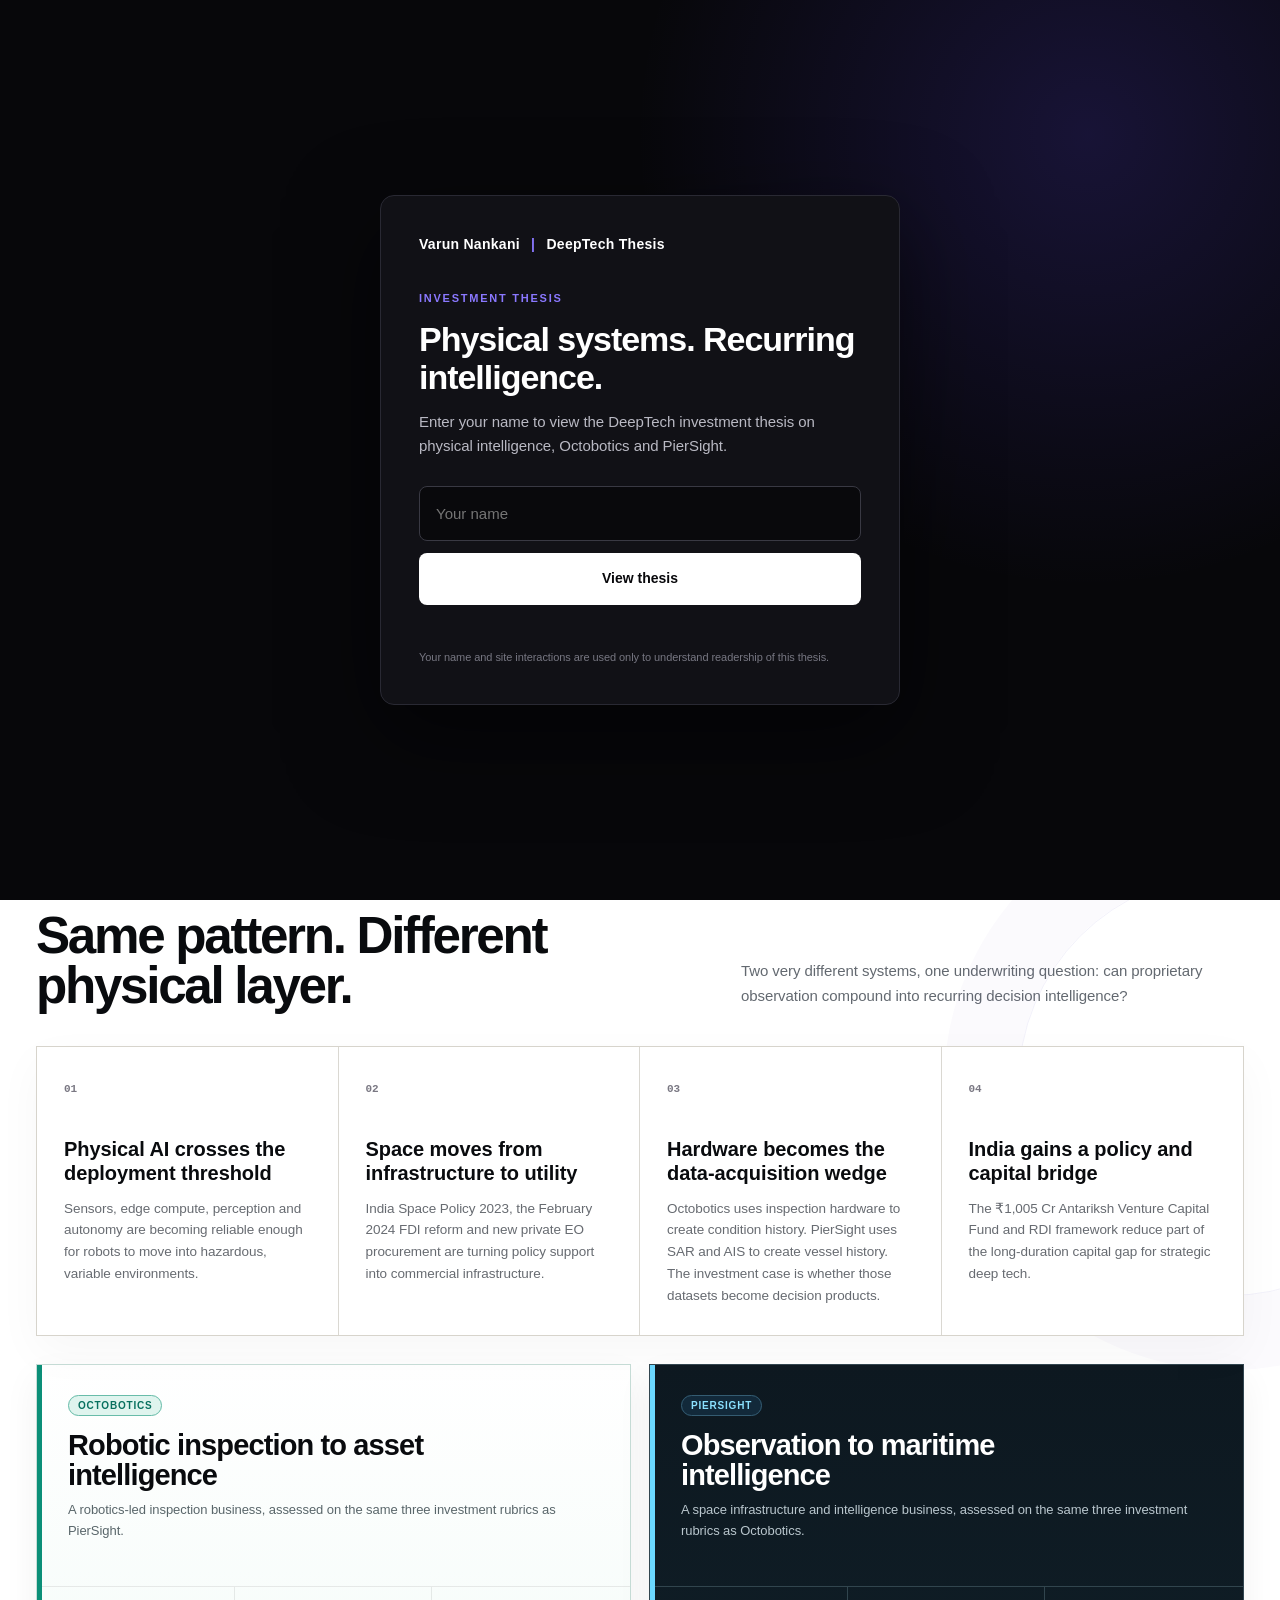
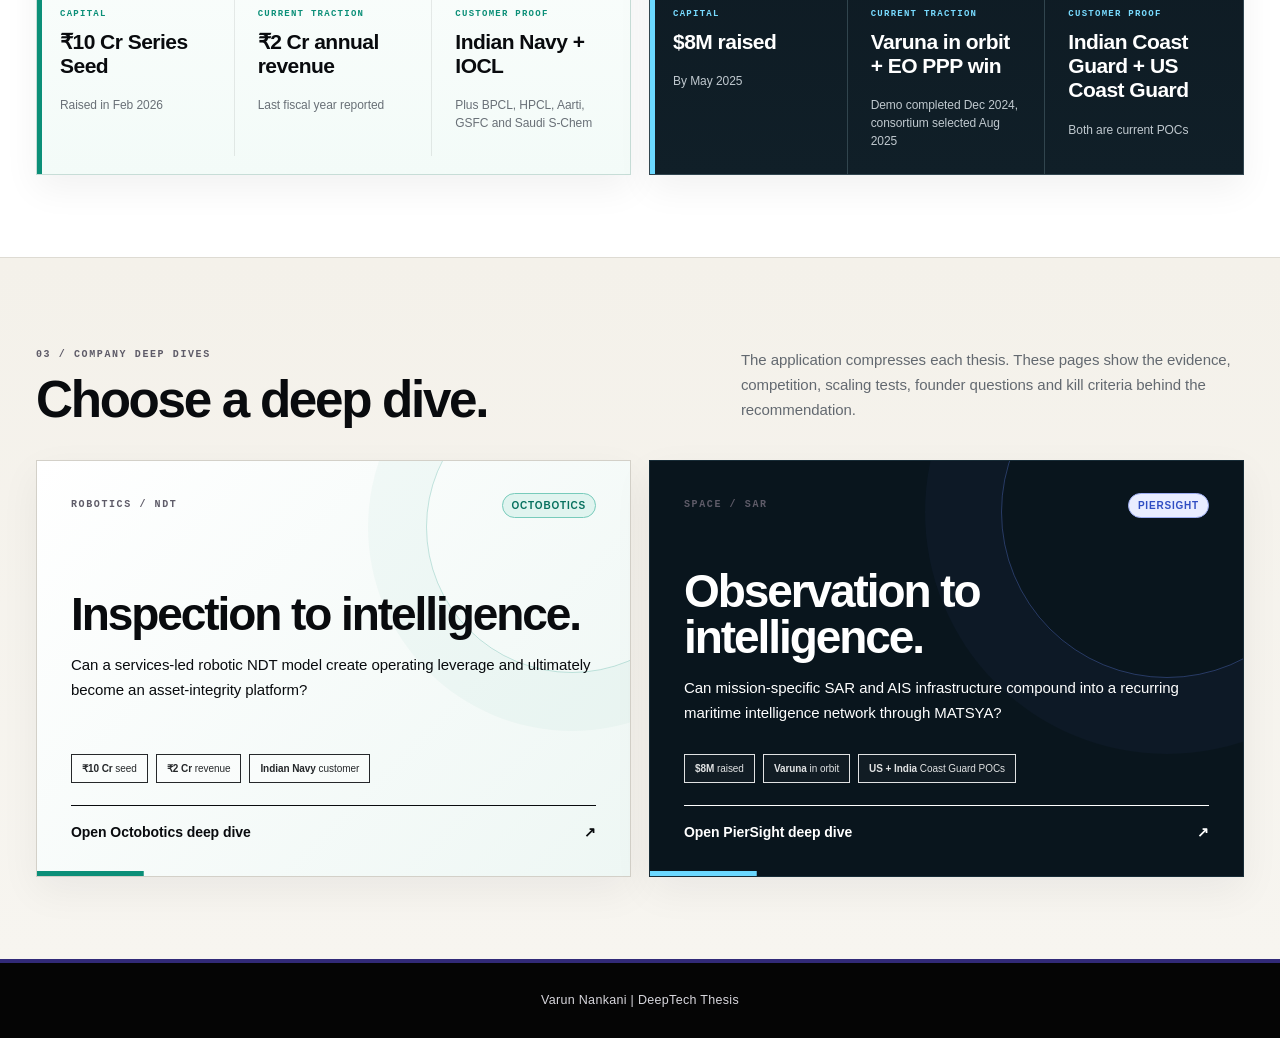
<file: index.html>
<!doctype html>
<html lang="en">
<head>
  <meta charset="utf-8">
  <meta name="viewport" content="width=device-width,initial-scale=1">
  <title>Varun Nankani | DeepTech Thesis</title>
  <link rel="stylesheet" href="styles.css">
<script>
    !function(t,e){var o,n,p,r;e.__SV||(window.posthog && window.posthog.__loaded)||(window.posthog=e,e._i=[],e.init=function(i,s,a){function g(t,e){var o=e.split(".");2==o.length&&(t=t[o[0]],e=o[1]),t[e]=function(){t.push([e].concat(Array.prototype.slice.call(arguments,0)))}}p||((p=t.createElement("script")).type="text/javascript",p.crossOrigin="anonymous",p.async=!0,p.src=s.api_host.replace(".i.posthog.com","-assets.i.posthog.com")+"/static/array.js",p.onerror=function(){p=null},(r=t.getElementsByTagName("script")[0]).parentNode.insertBefore(p,r));var u=e;for(void 0!==a?u=e[a]=[]:a="posthog",u.people=u.people||[],Object.defineProperty(u,"toString",{configurable:!0,enumerable:!0,writable:!0,value:function(t){var e="posthog";return"posthog"!==a&&(e+="."+a),t||(e+=" (stub)"),e}}),Object.defineProperty(u.people,"toString",{configurable:!0,enumerable:!0,writable:!0,value:function(){return u.toString(1)+".people (stub)"}}),o="mu yu bu Su init Vu Gu zu Uu Ku il Wu Yu ju rh oh ah uh hh dh capture getExtension Zu pu gh calculateEventProperties ph register register_once register_for_session unregister unregister_for_session Hu mh getFeatureFlag getFeatureFlagPayload getFeatureFlagResult getAllFeatureFlags isFeatureEnabled reloadFeatureFlags updateFlags updateEarlyAccessFeatureEnrollment getEarlyAccessFeatures on onFeatureFlags onSurveysLoaded onSessionId getSurveys getActiveMatchingSurveys renderSurvey displaySurvey cancelPendingSurvey canRenderSurvey canRenderSurveyAsync wh identify setPersonProperties unsetPersonProperties group resetGroups setPersonPropertiesForFlags resetPersonPropertiesForFlags setGroupPropertiesForFlags resetGroupPropertiesForFlags reset kh shutdown setIdentity clearIdentity get_distinct_id getGroups get_session_id get_session_replay_url alias set_config startSessionRecording stopSessionRecording sessionRecordingStarted captureException addExceptionStep captureLog startExceptionAutocapture stopExceptionAutocapture loadToolbar get_property getSessionProperty yh ih createPersonProfile setInternalOrTestUser bh xu Cu opt_in_capturing opt_out_capturing has_opted_in_capturing has_opted_out_capturing get_explicit_consent_status is_capturing clear_opt_in_out_capturing th debug nl Os getPageViewId captureTraceFeedback captureTraceMetric Du".split(" "),n=0;n<o.length;n++)g(u,o[n]);e._i.push([i,s,a])},e.__SV=1)}(document,window.posthog||[]);

    posthog.init('phc_nBh9euL3bdBrzmG7LGq3WM3wFq6N2qHKkoE3vjwVrTuc', {
        api_host: 'https://us.i.posthog.com',
        defaults: '2026-05-30',
        person_profiles: 'identified_only'
    });
</script>
</head>
<body class="home-page">
<header class="site-nav thesis-nav">
  <div class="nav-inner">
    <a class="thesis-brand" href="index.html" aria-label="Homepage"><span class="brand-name">Varun Nankani</span><span class="brand-separator">|</span><span class="brand-subtitle">DeepTech Thesis</span></a>
    <nav class="nav-links"><a href="#questions">Questions</a><a href="#thesis">Thesis</a><a href="#deep-dives">Deep dives</a></nav>
  </div>
  <div class="thesis-band" aria-hidden="true"></div>
</header>
<main>
  <section class="home-hero" id="questions">
    <div class="shell home-hero-inner">
      <div class="home-hero-copy">
        <span class="eyebrow thesis-eyebrow">DEEP-TECH INVESTMENT NOTEBOOK</span>
        <h1>Interrogate the thesis.</h1>
        <p class="home-intro">A guided investment notebook on Octobotics and PierSight, built around the assumptions that can change the investment decision.</p>
      </div>
      <div class="home-thesis-statement">
        <span class="statement-label">MY THESIS</span>
        <p>India's next decade of deep tech will be won by companies that use indigenous hardware to capture difficult physical-world data, then compound it into recurring intelligence.</p>
      </div>
      <div class="qa-widget home-qa" data-scope="all">
        <div class="qa-shell">
          <div class="qa-search-row">
            <input class="qa-input" placeholder="Search moat, MATSYA, competition, scaling..." autocomplete="off" aria-label="Search investment questions">
            <button class="browse-btn" type="button" aria-expanded="false">Browse all <span class="chevron">⌄</span></button>
            <div class="qa-dropdown" hidden>
              <div class="qa-tabs"><button class="qa-tab active" data-filter="all">All</button><button class="qa-tab" data-filter="Octobotics">Octobotics</button><button class="qa-tab" data-filter="PierSight">PierSight</button></div>
              <div class="qa-options"></div>
            </div>
          </div>
          <div class="answer-panel"><div class="answer-empty"><b>Select a question</b></div></div>
        </div>
      </div>
    </div>
  </section>

  <section class="section thesis-section thesis-theme" id="thesis">
    <div class="shell">
      <div class="section-head">
        <div><span class="section-number">02 / COMMON THESIS</span><h2>Same pattern. Different physical layer.</h2></div>
        <p>Two very different systems, one underwriting question: can proprietary observation compound into recurring decision intelligence?</p>
      </div>
      <div class="thesis-grid">
        <article class="thesis-box"><span>01</span><h3>Physical AI crosses the deployment threshold</h3><p>Sensors, edge compute, perception and autonomy are becoming reliable enough for robots to move into hazardous, variable environments.</p></article>
        <article class="thesis-box"><span>02</span><h3>Space moves from infrastructure to utility</h3><p>India Space Policy 2023, the February 2024 FDI reform and new private EO procurement are turning policy support into commercial infrastructure.</p></article>
        <article class="thesis-box"><span>03</span><h3>Hardware becomes the data-acquisition wedge</h3><p>Octobotics uses inspection hardware to create condition history. PierSight uses SAR and AIS to create vessel history. The investment case is whether those datasets become decision products.</p></article>
        <article class="thesis-box"><span>04</span><h3>India gains a policy and capital bridge</h3><p>The ₹1,005 Cr Antariksh Venture Capital Fund and RDI framework reduce part of the long-duration capital gap for strategic deep tech.</p></article>
      </div>
      <div class="home-compare-grid">
        <article class="home-company-card octo-card">
          <div class="home-company-head">
            <span class="tag octo">Octobotics</span>
            <h3>Robotic inspection to asset intelligence</h3>
            <p>A robotics-led inspection business, assessed on the same three investment rubrics as PierSight.</p>
          </div>
          <div class="rubric-grid">
            <div>
              <span>Capital</span>
              <b>₹10 Cr Series Seed</b>
              <small>Raised in Feb 2026</small>
            </div>
            <div>
              <span>Current traction</span>
              <b>₹2 Cr annual revenue</b>
              <small>Last fiscal year reported</small>
            </div>
            <div>
              <span>Customer proof</span>
              <b>Indian Navy + IOCL</b>
              <small>Plus BPCL, HPCL, Aarti, GSFC and Saudi S-Chem</small>
            </div>
          </div>
        </article>
        <article class="home-company-card pier-card">
          <div class="home-company-head">
            <span class="tag pier">PierSight</span>
            <h3>Observation to maritime intelligence</h3>
            <p>A space infrastructure and intelligence business, assessed on the same three investment rubrics as Octobotics.</p>
          </div>
          <div class="rubric-grid">
            <div>
              <span>Capital</span>
              <b>$8M raised</b>
              <small>By May 2025</small>
            </div>
            <div>
              <span>Current traction</span>
              <b>Varuna in orbit + EO PPP win</b>
              <small>Demo completed Dec 2024, consortium selected Aug 2025</small>
            </div>
            <div>
              <span>Customer proof</span>
              <b>Indian Coast Guard + US Coast Guard</b>
              <small>Both are current POCs</small>
            </div>
          </div>
        </article>
      </div>
    </div>
  </section>

  <section class="section deep-section" id="deep-dives">
    <div class="shell">
      <div class="section-head">
        <div><span class="section-number">03 / COMPANY DEEP DIVES</span><h2>Choose a deep dive.</h2></div>
        <p>The application compresses each thesis. These pages show the evidence, competition, scaling tests, founder questions and kill criteria behind the recommendation.</p>
      </div>
      <div class="deep-grid">
        <a class="deep-card octo" href="octobotics.html">
          <div class="deep-card-top"><span class="section-number">ROBOTICS / NDT</span><span class="tag octo">Octobotics</span></div>
          <div class="deep-card-copy"><h3>Inspection to intelligence.</h3><p>Can a services-led robotic NDT model create operating leverage and ultimately become an asset-integrity platform?</p></div>
          <div class="deep-proof"><span><b>₹10 Cr</b> seed</span><span><b>₹2 Cr</b> revenue</span><span><b>Indian Navy</b> customer</span></div>
          <div class="open-link"><span>Open Octobotics deep dive</span><span>↗</span></div>
        </a>
        <a class="deep-card pier" href="piersight.html">
          <div class="deep-card-top"><span class="section-number">SPACE / SAR</span><span class="tag pier">PierSight</span></div>
          <div class="deep-card-copy"><h3>Observation to intelligence.</h3><p>Can mission-specific SAR and AIS infrastructure compound into a recurring maritime intelligence network through MATSYA?</p></div>
          <div class="deep-proof"><span><b>$8M</b> raised</span><span><b>Varuna</b> in orbit</span><span><b>US + India</b> Coast Guard POCs</span></div>
          <div class="open-link"><span>Open PierSight deep dive</span><span>↗</span></div>
        </a>
      </div>
    </div>
  </section>
</main>
<footer class="footer thesis-footer"><div class="shell footer-single">Varun Nankani | DeepTech Thesis</div></footer>
<script src="questions.js"></script><script src="app.js"></script><script src="visitor-gate.js"></script>
</body></html>
</file>
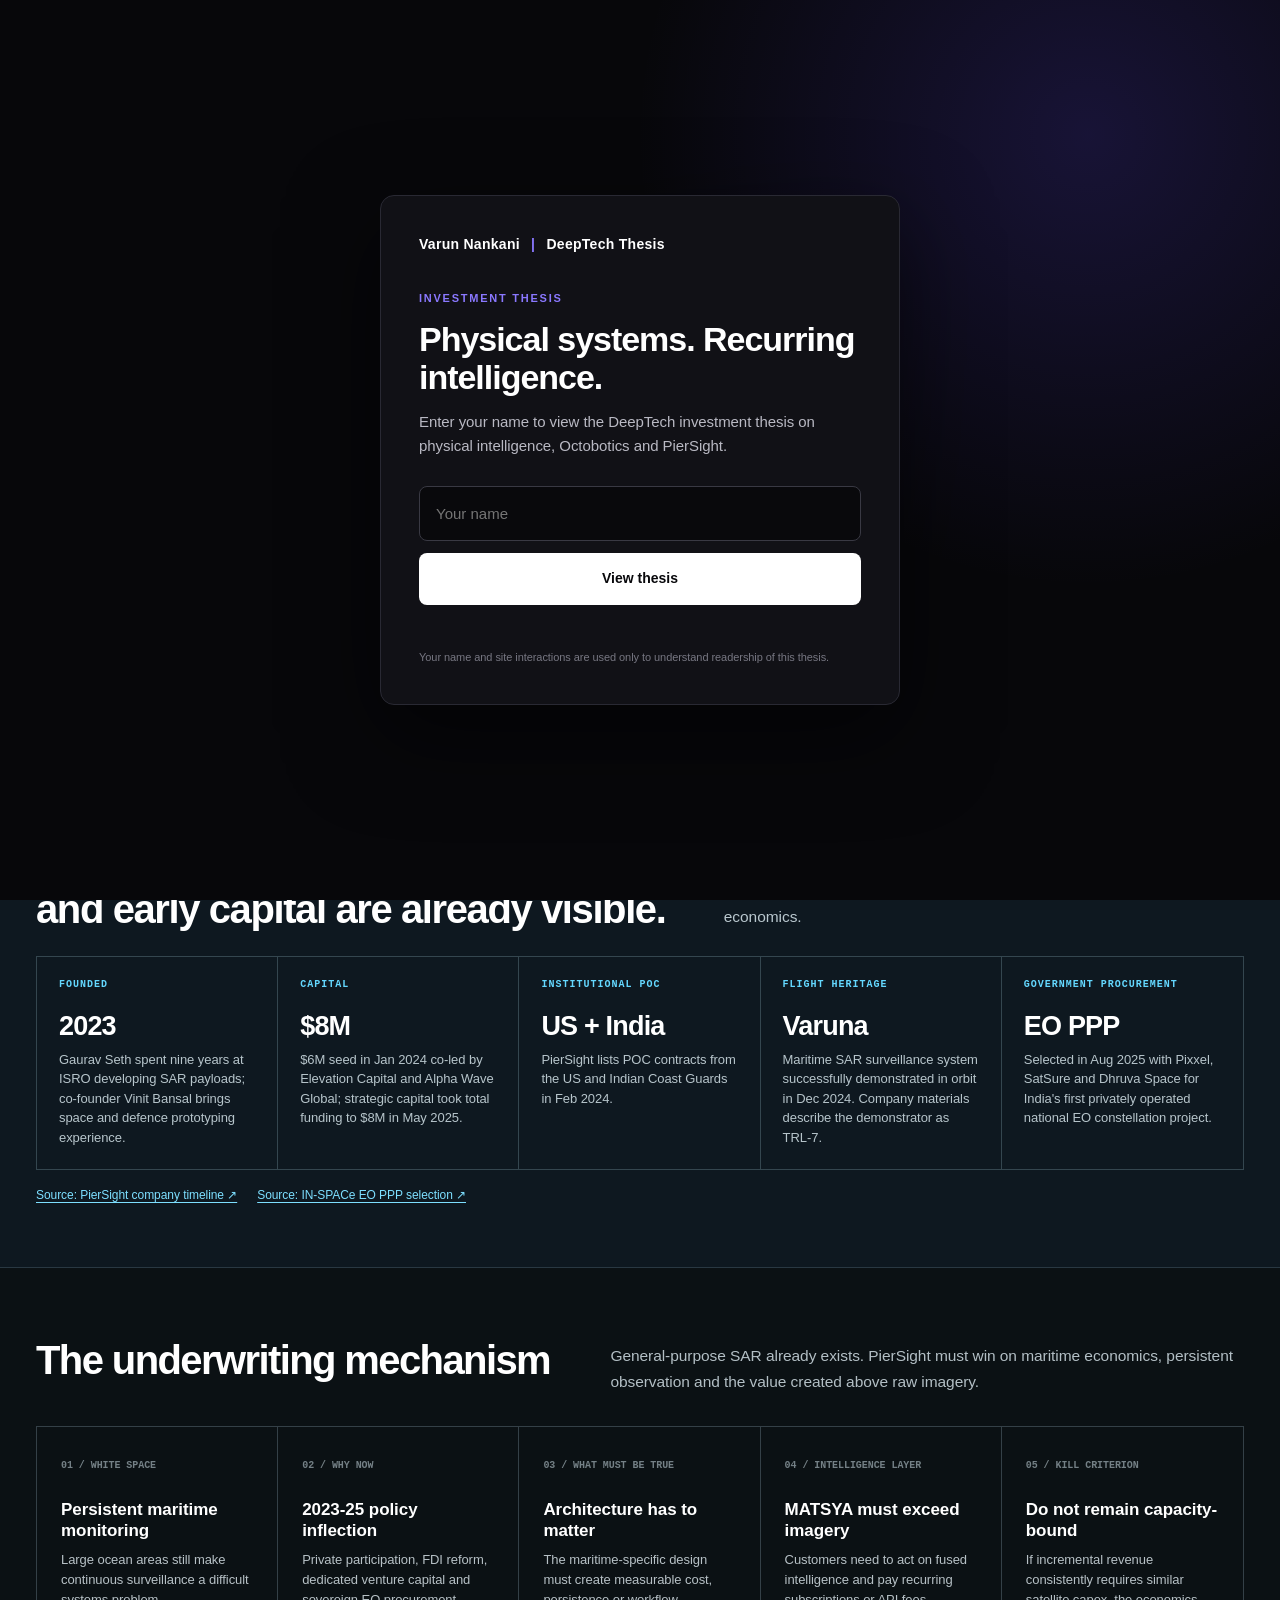
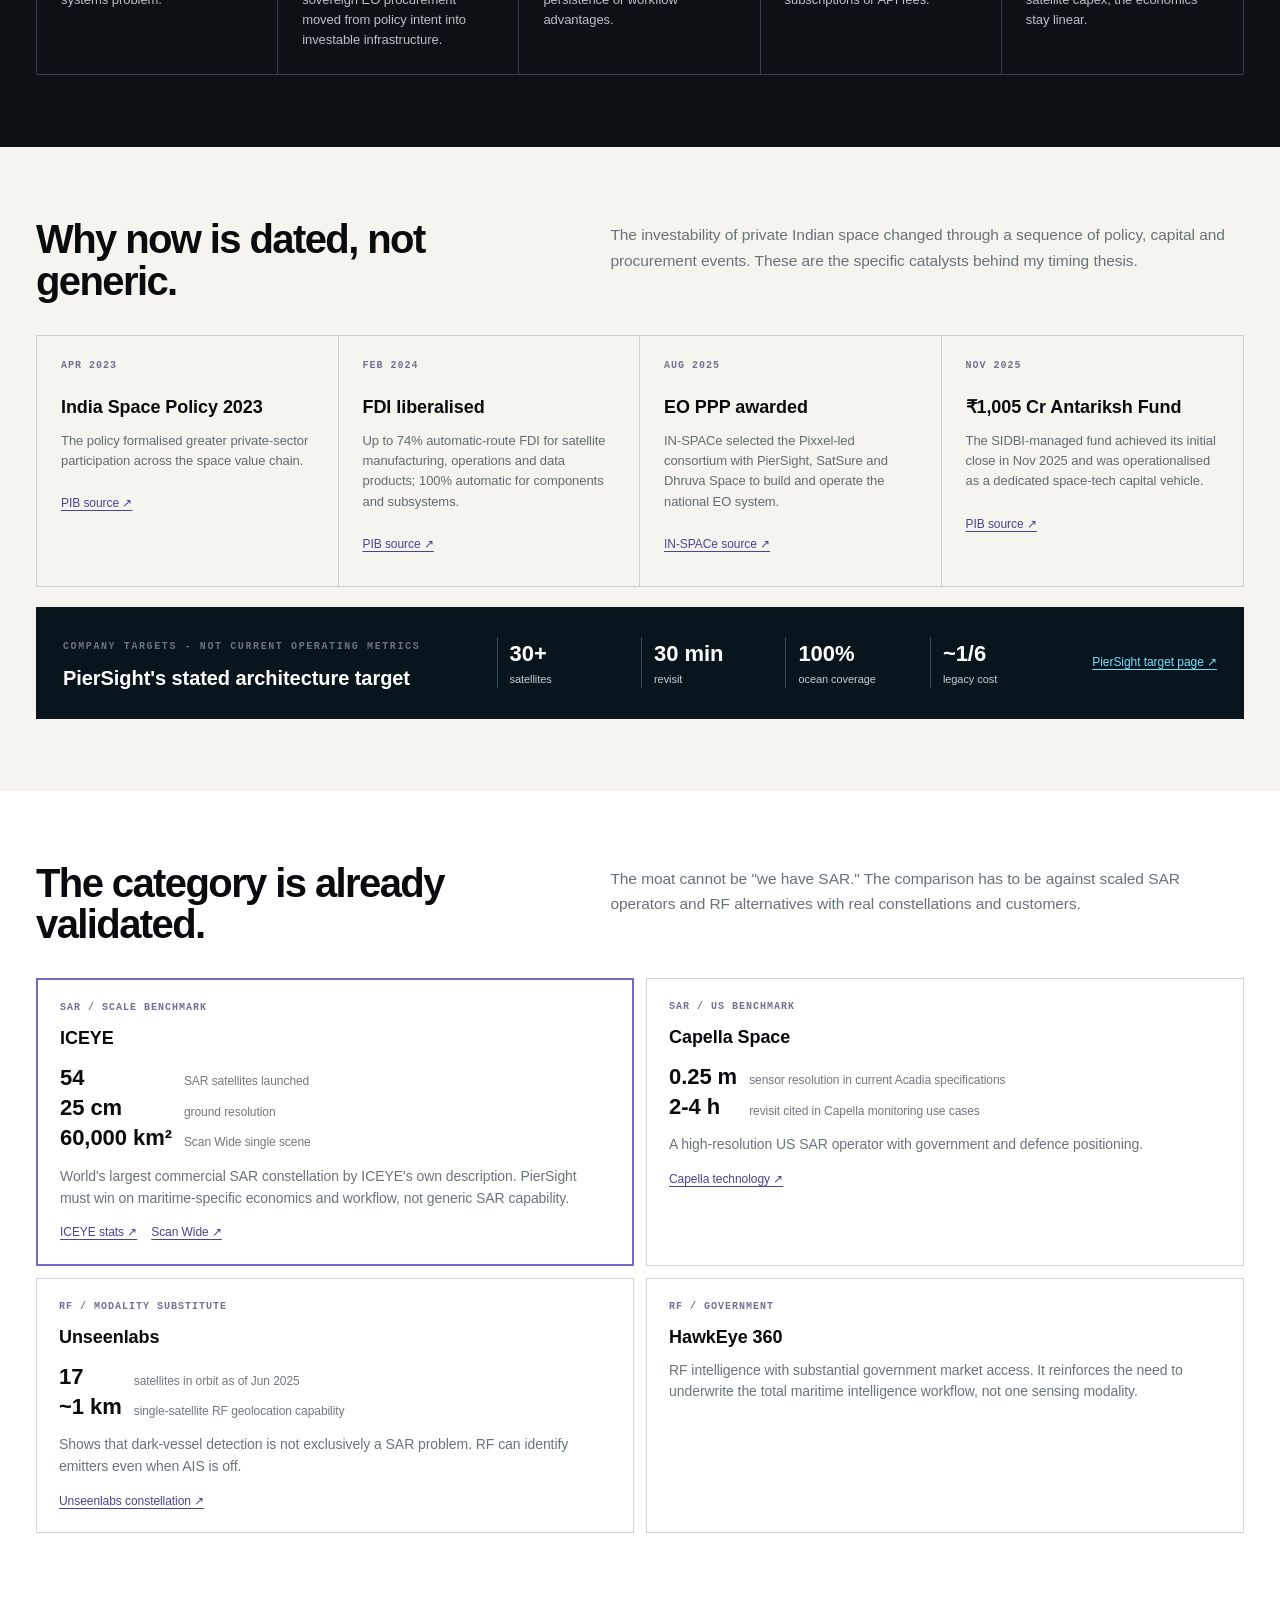
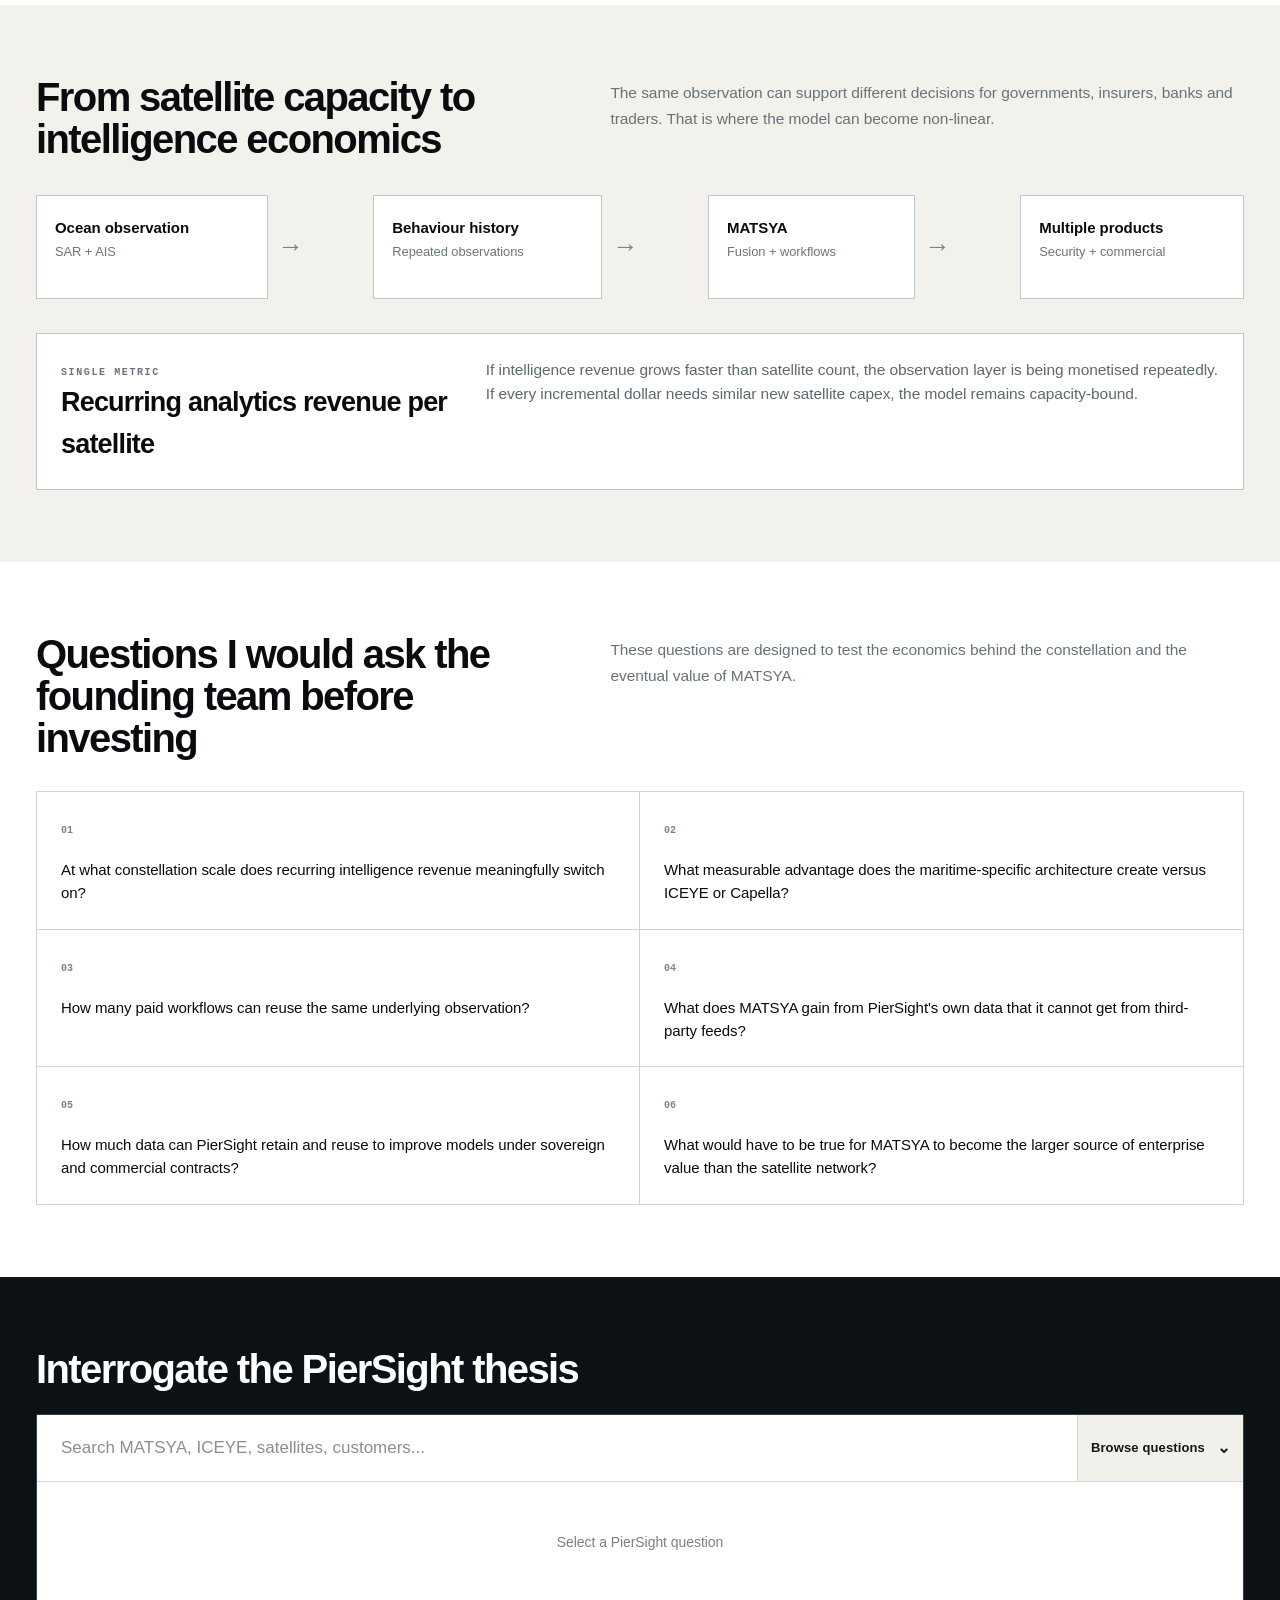
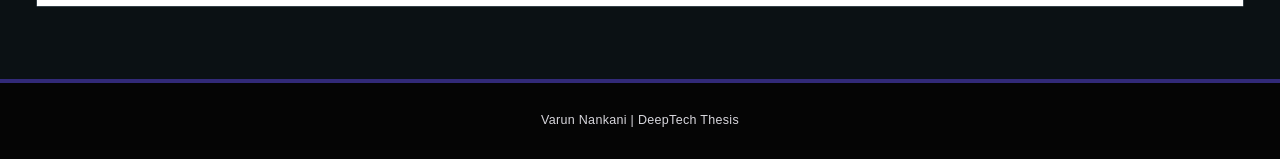
<file: piersight.html>
<!doctype html><html lang="en"><head>
  <meta charset="utf-8">
  <meta name="viewport" content="width=device-width,initial-scale=1">
  <title>PierSight Investment Deep Dive</title>
  <link rel="stylesheet" href="styles.css">

  <script>
    !function(t,e){var o,n,p,r;e.__SV||(window.posthog && window.posthog.__loaded)||(window.posthog=e,e._i=[],e.init=function(i,s,a){function g(t,e){var o=e.split(".");2==o.length&&(t=t[o[0]],e=o[1]),t[e]=function(){t.push([e].concat(Array.prototype.slice.call(arguments,0)))}}p||((p=t.createElement("script")).type="text/javascript",p.crossOrigin="anonymous",p.async=!0,p.src=s.api_host.replace(".i.posthog.com","-assets.i.posthog.com")+"/static/array.js",p.onerror=function(){p=null},(r=t.getElementsByTagName("script")[0]).parentNode.insertBefore(p,r));var u=e;for(void 0!==a?u=e[a]=[]:a="posthog",u.people=u.people||[],Object.defineProperty(u,"toString",{configurable:!0,enumerable:!0,writable:!0,value:function(t){var e="posthog";return"posthog"!==a&&(e+="."+a),t||(e+=" (stub)"),e}}),Object.defineProperty(u.people,"toString",{configurable:!0,enumerable:!0,writable:!0,value:function(){return u.toString(1)+".people (stub)"}}),o="mu yu bu Su init Vu Gu zu Uu Ku il Wu Yu ju rh oh ah uh hh dh capture getExtension Zu pu gh calculateEventProperties ph register register_once register_for_session unregister unregister_for_session Hu mh getFeatureFlag getFeatureFlagPayload getFeatureFlagResult getAllFeatureFlags isFeatureEnabled reloadFeatureFlags updateFlags updateEarlyAccessFeatureEnrollment getEarlyAccessFeatures on onFeatureFlags onSurveysLoaded onSessionId getSurveys getActiveMatchingSurveys renderSurvey displaySurvey cancelPendingSurvey canRenderSurvey canRenderSurveyAsync wh identify setPersonProperties unsetPersonProperties group resetGroups setPersonPropertiesForFlags resetPersonPropertiesForFlags setGroupPropertiesForFlags reset kh shutdown setIdentity clearIdentity get_distinct_id getGroups get_session_id get_session_replay_url alias set_config startSessionRecording stopSessionRecording sessionRecordingStarted captureException addExceptionStep captureLog startExceptionAutocapture stopExceptionAutocapture loadToolbar get_property getSessionProperty yh ih createPersonProfile setInternalOrTestUser bh xu Cu opt_in_capturing opt_out_capturing has_opted_in_capturing has_opted_out_capturing get_explicit_consent_status is_capturing clear_opt_in_out_capturing th debug nl Os getPageViewId captureTraceFeedback captureTraceMetric Du".split(" "),n=0;n<o.length;n++)g(u,o[n]);e._i.push([i,s,a])},e.__SV=1)}(document,window.posthog||[]);
    posthog.init('phc_nBh9euL3bdBrzmG7LGq3WM3wFq6N2qHKkoE3vjwVrTuc', {
        api_host: 'https://us.i.posthog.com',
        defaults: '2026-05-30',
        person_profiles: 'identified_only',
    })
</script>
</head><body>
<header class="company-nav thesis-nav"><div class="nav-inner"><a class="thesis-brand" href="index.html" aria-label="Homepage"><span class="brand-name">Varun Nankani</span><span class="brand-separator">|</span><span class="brand-subtitle">DeepTech Thesis</span></a><nav class="nav-links"><a href="#case">Investment case</a><a href="#proof">Traction</a><a href="#underwriting">Underwriting</a><a href="#why-now">Why now</a><a href="#competition">Competition</a><a href="#economics">Economics</a><a href="#founders">Founder room</a><a href="#questions">Questions</a><a href="octobotics.html">Octobotics ↗</a></nav></div><div class="thesis-band" aria-hidden="true"></div></header>
<main>
<section class="company-hero pier-hero" id="case"><div class="shell company-hero-grid" style="position:relative;z-index:1"><div><span class="eyebrow">PIERSIGHT / MARITIME INTELLIGENCE</span><h1>Persistent observation. Recurring intelligence.</h1><p class="lede" style="color:#b9c7ce">PierSight is interesting if a maritime-specific constellation can turn expensive observation infrastructure into an intelligence layer that governments and commercial users repeatedly pay for.</p><div class="metric-strip" style="border-color:#41515a"><div><span>STAGE</span><b>Seed / early commercial</b></div><div><span>ANALYTICS LAYER</span><b>MATSYA</b></div><div><span>KEY TEST</span><b>Analytics revenue / satellite</b></div></div></div><div class="pier-orbit"><span class="dot"></span></div></div></section>

<section class="proof-section pier-proof" id="proof"><div class="shell"><div class="proof-heading"><div><span class="section-number">TRACTION / VALIDATION</span><h2>Flight heritage, institutional access and early capital are already visible.</h2></div><p>The company is still early, but this is no longer a pre-flight concept. The question is whether technical validation converts into recurring intelligence economics.</p></div><div class="proof-grid five"><article><span>FOUNDED</span><strong>2023</strong><p>Gaurav Seth spent nine years at ISRO developing SAR payloads; co-founder Vinit Bansal brings space and defence prototyping experience.</p></article><article><span>CAPITAL</span><strong>$8M</strong><p>$6M seed in Jan 2024 co-led by Elevation Capital and Alpha Wave Global; strategic capital took total funding to $8M in May 2025.</p></article><article><span>INSTITUTIONAL POC</span><strong>US + India</strong><p>PierSight lists POC contracts from the US and Indian Coast Guards in Feb 2024.</p></article><article><span>FLIGHT HERITAGE</span><strong>Varuna</strong><p>Maritime SAR surveillance system successfully demonstrated in orbit in Dec 2024. Company materials describe the demonstrator as TRL-7.</p></article><article><span>GOVERNMENT PROCUREMENT</span><strong>EO PPP</strong><p>Selected in Aug 2025 with Pixxel, SatSure and Dhruva Space for India's first privately operated national EO constellation project.</p></article></div><div class="source-row"><a href="https://piersight.space/company/about-us" target="_blank" rel="noreferrer">Source: PierSight company timeline ↗</a><a href="https://www.inspace.gov.in/" target="_blank" rel="noreferrer">Source: IN-SPACe EO PPP selection ↗</a></div></div></section>

<section class="content-section dark" id="underwriting"><div class="shell"><div class="content-head"><h2>The underwriting mechanism</h2><p>General-purpose SAR already exists. PierSight must win on maritime economics, persistent observation and the value created above raw imagery.</p></div><div class="underwrite-grid"><article><span>01 / WHITE SPACE</span><h3>Persistent maritime monitoring</h3><p>Large ocean areas still make continuous surveillance a difficult systems problem.</p></article><article><span>02 / WHY NOW</span><h3>2023-25 policy inflection</h3><p>Private participation, FDI reform, dedicated venture capital and sovereign EO procurement moved from policy intent into investable infrastructure.</p></article><article><span>03 / WHAT MUST BE TRUE</span><h3>Architecture has to matter</h3><p>The maritime-specific design must create measurable cost, persistence or workflow advantages.</p></article><article><span>04 / INTELLIGENCE LAYER</span><h3>MATSYA must exceed imagery</h3><p>Customers need to act on fused intelligence and pay recurring subscriptions or API fees.</p></article><article><span>05 / KILL CRITERION</span><h3>Do not remain capacity-bound</h3><p>If incremental revenue consistently requires similar satellite capex, the economics stay linear.</p></article></div></div></section>

<section class="content-section policy-section" id="why-now"><div class="shell"><div class="content-head"><h2>Why now is dated, not generic.</h2><p>The investability of private Indian space changed through a sequence of policy, capital and procurement events. These are the specific catalysts behind my timing thesis.</p></div><div class="dated-grid"><article><span>APR 2023</span><h3>India Space Policy 2023</h3><p>The policy formalised greater private-sector participation across the space value chain.</p><a href="https://www.pib.gov.in/PressNoteDetails.aspx?ModuleId=3&NoteId=154955&lang=2&reg=3" target="_blank" rel="noreferrer">PIB source ↗</a></article><article><span>FEB 2024</span><h3>FDI liberalised</h3><p>Up to 74% automatic-route FDI for satellite manufacturing, operations and data products; 100% automatic for components and subsystems.</p><a href="https://www.pib.gov.in/PressReleasePage.aspx?PRID=2007865&lang=2&reg=48" target="_blank" rel="noreferrer">PIB source ↗</a></article><article><span>AUG 2025</span><h3>EO PPP awarded</h3><p>IN-SPACe selected the Pixxel-led consortium with PierSight, SatSure and Dhruva Space to build and operate the national EO system.</p><a href="https://www.inspace.gov.in/" target="_blank" rel="noreferrer">IN-SPACe source ↗</a></article><article><span>NOV 2025</span><h3>₹1,005 Cr Antariksh Fund</h3><p>The SIDBI-managed fund achieved its initial close in Nov 2025 and was operationalised as a dedicated space-tech capital vehicle.</p><a href="https://www.pib.gov.in/PressReleasePage.aspx?PRID=2247865&lang=2&reg=48" target="_blank" rel="noreferrer">PIB source ↗</a></article></div><div class="target-panel"><div><span class="section-number">COMPANY TARGETS - NOT CURRENT OPERATING METRICS</span><h3>PierSight's stated architecture target</h3></div><div class="target-stats"><span><b>30+</b> satellites</span><span><b>30 min</b> revisit</span><span><b>100%</b> ocean coverage</span><span><b>~1/6</b> legacy cost</span></div><a href="https://www.piersight.org/" target="_blank" rel="noreferrer">PierSight target page ↗</a></div></div></section>

<section class="content-section" id="competition"><div class="shell"><div class="content-head"><h2>The category is already validated.</h2><p>The moat cannot be "we have SAR." The comparison has to be against scaled SAR operators and RF alternatives with real constellations and customers.</p></div><div class="competitor-grid evidence-comps"><article class="competitor-card featured-comp"><span class="comp-kicker">SAR / SCALE BENCHMARK</span><h3>ICEYE</h3><div class="comp-stats"><b>54</b><span>SAR satellites launched</span><b>25 cm</b><span>ground resolution</span><b>60,000 km²</b><span>Scan Wide single scene</span></div><p>World's largest commercial SAR constellation by ICEYE's own description. PierSight must win on maritime-specific economics and workflow, not generic SAR capability.</p><div class="mini-sources"><a href="https://www.iceye.com/newsroom/press-releases/iceye-and-satim-announce-launch-of-detect-an-classify-product-for-ai-powered-analysis-of-sar-imagery" target="_blank" rel="noreferrer">ICEYE stats ↗</a><a href="https://www.iceye.com/newsroom/press-releases/iceye-expands-its-sar-imaging-capabilities-with-the-launch-of-scan-wide-mode" target="_blank" rel="noreferrer">Scan Wide ↗</a></div></article><article class="competitor-card"><span class="comp-kicker">SAR / US BENCHMARK</span><h3>Capella Space</h3><div class="comp-stats"><b>0.25 m</b><span>sensor resolution in current Acadia specifications</span><b>2-4 h</b><span>revisit cited in Capella monitoring use cases</span></div><p>A high-resolution US SAR operator with government and defence positioning.</p><div class="mini-sources"><a href="https://www.capellaspace.com/solution/sensor-technology" target="_blank" rel="noreferrer">Capella technology ↗</a></div></article><article class="competitor-card"><span class="comp-kicker">RF / MODALITY SUBSTITUTE</span><h3>Unseenlabs</h3><div class="comp-stats"><b>17</b><span>satellites in orbit as of Jun 2025</span><b>~1 km</b><span>single-satellite RF geolocation capability</span></div><p>Shows that dark-vessel detection is not exclusively a SAR problem. RF can identify emitters even when AIS is off.</p><div class="mini-sources"><a href="https://unseenlabs.space/2025/06/24/bro-18-is-now-in-orbit/" target="_blank" rel="noreferrer">Unseenlabs constellation ↗</a></div></article><article class="competitor-card"><span class="comp-kicker">RF / GOVERNMENT</span><h3>HawkEye 360</h3><p>RF intelligence with substantial government market access. It reinforces the need to underwrite the total maritime intelligence workflow, not one sensing modality.</p></article></div></div></section>

<section class="content-section alt" id="economics"><div class="shell"><div class="content-head"><h2>From satellite capacity to intelligence economics</h2><p>The same observation can support different decisions for governments, insurers, banks and traders. That is where the model can become non-linear.</p></div><div class="mechanism"><div class="step"><b>Ocean observation</b><small>SAR + AIS</small></div><div class="arrow">→</div><div class="step"><b>Behaviour history</b><small>Repeated observations</small></div><div class="arrow">→</div><div class="step"><b>MATSYA</b><small>Fusion + workflows</small></div><div class="arrow">→</div><div class="step"><b>Multiple products</b><small>Security + commercial</small></div></div><div class="key-metric"><div><span class="section-number">SINGLE METRIC</span><strong>Recurring analytics revenue per satellite</strong></div><p>If intelligence revenue grows faster than satellite count, the observation layer is being monetised repeatedly. If every incremental dollar needs similar new satellite capex, the model remains capacity-bound.</p></div></div></section>

<section class="content-section" id="founders"><div class="shell"><div class="content-head"><h2>Questions I would ask the founding team before investing</h2><p>These questions are designed to test the economics behind the constellation and the eventual value of MATSYA.</p></div><div class="founder-grid"><article><span>01</span><p>At what constellation scale does recurring intelligence revenue meaningfully switch on?</p></article><article><span>02</span><p>What measurable advantage does the maritime-specific architecture create versus ICEYE or Capella?</p></article><article><span>03</span><p>How many paid workflows can reuse the same underlying observation?</p></article><article><span>04</span><p>What does MATSYA gain from PierSight's own data that it cannot get from third-party feeds?</p></article><article><span>05</span><p>How much data can PierSight retain and reuse to improve models under sovereign and commercial contracts?</p></article><article><span>06</span><p>What would have to be true for MATSYA to become the larger source of enterprise value than the satellite network?</p></article></div></div></section>

<section class="content-section dark" id="questions"><div class="shell"><div class="company-qa-heading"><h2>Interrogate the PierSight thesis</h2></div><div class="qa-widget company-qa pier" data-scope="PierSight"><div class="qa-shell"><div class="qa-search-row"><input class="qa-input" placeholder="Search MATSYA, ICEYE, satellites, customers..."><button class="browse-btn" type="button">Browse questions <span>⌄</span></button><div class="qa-dropdown" hidden><div class="qa-tabs"><button class="qa-tab active" data-filter="PierSight">PierSight</button></div><div class="qa-options"></div></div></div><div class="answer-panel"><div class="answer-empty">Select a PierSight question</div></div></div></div></div></section>

</main><footer class="footer thesis-footer"><div class="shell footer-single">Varun Nankani | DeepTech Thesis</div></footer><script src="questions.js"></script><script src="app.js"></script><script src="visitor-gate.js"></script></body></html>
</file>
<file: styles.css>
:root{
  --ink:#090b0e;
  --paper:#f5f2ec;
  --white:#ffffff;
  --line:#d8d6d0;
  --muted:#666d73;
  --k-purple:#322a78;
  --k-purple-2:#4b3fb3;
  --k-lilac:#8c82e9;
  --k-black:#050505;
  --octo:#0b8f78;
  --octo-soft:#e0f4ef;
  --pier:#3757d9;
  --pier-soft:#e9edff;
  --dark:#071015;
  --shadow:0 22px 60px rgba(12,11,20,.10)
}
*{box-sizing:border-box}
html{scroll-behavior:smooth}
body{margin:0;font-family:Inter,Arial,sans-serif;color:var(--ink);background:var(--paper);font-size:16px;line-height:1.55}
a{color:inherit;text-decoration:none}
button,input{font:inherit}
.shell{width:min(1240px,calc(100% - 64px));margin:0 auto}

/* Notebook navigation */
.site-nav,.company-nav{position:sticky;top:0;z-index:50;background:var(--k-black);color:#fff;border-bottom:0}
.nav-inner{width:min(1240px,calc(100% - 64px));margin:auto;height:90px;display:flex;align-items:center;justify-content:space-between;gap:30px}
.thesis-brand{display:flex;align-items:center;gap:10px;min-width:max-content;color:#fff;font-weight:800;letter-spacing:-.01em}
.thesis-brand .brand-name{font-size:18px}.thesis-brand .brand-separator{color:#7f73e6;font-weight:500}.thesis-brand .brand-subtitle{font-size:15px;color:#c9c5e8;font-weight:650}
.nav-links{display:flex;gap:34px;align-items:center;font-size:15px;color:rgba(255,255,255,.78)}
.nav-links a{position:relative;padding:33px 0 30px;white-space:nowrap}
.nav-links a:after{content:"";position:absolute;left:0;right:0;bottom:22px;height:2px;background:transparent;transform:scaleX(.35);transition:.2s ease}
.nav-links a:hover,.nav-links a.active{color:#fff}
.nav-links a:hover:after,.nav-links a.active:after{background:#fff;transform:scaleX(1)}
.thesis-band{height:13px;background:linear-gradient(100deg,#211b53 0%,#31266f 30%,#4f43a7 64%,#2e275f 100%);position:relative;overflow:hidden}
.thesis-band:after{content:"";position:absolute;inset:-20px;background:repeating-linear-gradient(97deg,transparent 0 14px,rgba(255,255,255,.035) 14px 16px);transform:rotate(-2deg)}

/* Homepage */
.home-page{background:#fff}
.home-hero{background:var(--k-black);color:#fff;padding:72px 0 88px;position:relative;overflow:hidden}
.home-hero:before{content:"";position:absolute;width:580px;height:580px;right:-250px;top:-220px;border-radius:50%;border:1px solid rgba(151,138,255,.25);box-shadow:0 0 0 100px rgba(74,63,179,.08),0 0 0 210px rgba(74,63,179,.035)}
.home-hero:after{content:"";position:absolute;left:-70px;bottom:-110px;width:440px;height:250px;background:linear-gradient(135deg,rgba(79,67,167,.30),rgba(79,67,167,0));transform:skewX(-22deg)}
.home-hero-inner{position:relative;z-index:2}
.home-hero-copy{display:block;margin-bottom:34px}
.home-hero-copy h1{font-size:72px;line-height:.96;letter-spacing:-.055em;margin:15px 0 0;max-width:760px}
.home-intro{margin:22px 0 0;color:#c6c5cc;font-size:17px;line-height:1.65;max-width:670px}
.eyebrow{font:700 11px/1.2 ui-monospace,SFMono-Regular,Menlo,monospace;letter-spacing:.14em;text-transform:uppercase;color:#b9b1ff}
.thesis-eyebrow{color:#aaa1ff}
.home-thesis-statement{display:grid;grid-template-columns:150px 1fr;gap:30px;align-items:start;border-top:1px solid rgba(255,255,255,.20);border-bottom:1px solid rgba(255,255,255,.20);padding:26px 0;margin:18px 0 28px}
.statement-label{font:700 11px/1.25 ui-monospace,SFMono-Regular,Menlo,monospace;letter-spacing:.14em;color:#aaa1ff}
.home-thesis-statement p{font-size:25px;line-height:1.38;letter-spacing:-.015em;margin:0;max-width:990px}

/* Question explorer */
.qa-shell{background:#fff;color:var(--ink);border:1px solid #cfcdd3;box-shadow:var(--shadow)}
.home-qa .qa-shell{border-color:rgba(255,255,255,.20);box-shadow:0 28px 80px rgba(0,0,0,.30)}
.qa-search-row{display:grid;grid-template-columns:minmax(0,1fr) 174px;position:relative;border-bottom:1px solid var(--line);min-height:64px}
.qa-search-row input{width:100%;border:0;padding:0 22px;font-size:18px;outline:0;background:#fff;color:var(--ink)}
.qa-search-row input::placeholder{color:#8c8e94}
.browse-btn{height:64px;border:0;border-left:1px solid var(--line);background:#f7f5f0;color:#15151a;font-weight:750;font-size:14px;display:flex;justify-content:center;align-items:center;gap:12px;cursor:pointer;transition:background .2s,color .2s}
.browse-btn .chevron,.browse-btn span{font-size:16px;line-height:1}
.browse-btn:hover,.browse-btn.open{background:var(--k-purple);color:#fff}
.qa-dropdown{position:absolute;top:calc(100% + 1px);left:0;right:0;z-index:25;background:#fff;border:1px solid var(--line);box-shadow:0 24px 60px rgba(0,0,0,.18);max-height:440px;overflow:hidden}
.qa-tabs{display:flex;gap:9px;padding:13px 16px;border-bottom:1px solid var(--line);background:#f7f6f2}
.qa-tab{border:1px solid #cac8c2;border-radius:999px;padding:7px 13px;background:#fff;color:#202126;font-size:12px;font-weight:750;cursor:pointer;transition:.18s ease}
.qa-tab[data-filter="Octobotics"]{border-color:#74cbb9;color:#08705f}
.qa-tab[data-filter="PierSight"]{border-color:#9babea;color:#304eba}
.qa-tab:hover{transform:translateY(-1px)}
.qa-tab.active{background:var(--k-black);color:#fff;border-color:var(--k-black)}
.qa-options{max-height:360px;overflow:auto}
.qa-option{display:grid;grid-template-columns:minmax(0,1fr) auto;gap:18px;align-items:center;padding:15px 18px;border-bottom:1px solid #eceae5;cursor:pointer;transition:background .16s ease,padding-left .16s ease}
.qa-option:hover{background:#f1eefb;padding-left:24px}
.qa-question{font-size:14px;font-weight:680;line-height:1.4}
.tags{display:flex;gap:7px;justify-content:flex-end;flex-wrap:wrap}
.tag{border-radius:999px;padding:4px 9px;font-size:10px;font-weight:800;letter-spacing:.08em;text-transform:uppercase;white-space:nowrap}
.tag.octo{background:var(--octo-soft);color:#08715f;border:1px solid #78cbbb}
.tag.pier{background:var(--pier-soft);color:#304ec3;border:1px solid #9dadf2}
.answer-panel{min-height:190px;padding:30px 30px 34px;background:#fff}
.answer-empty{height:120px;display:grid;place-items:center;color:#80848a;text-align:center;font-size:14px}
.answer-card{max-width:980px}
.answer-card h3{font-size:23px;line-height:1.28;margin:0 0 15px;letter-spacing:-.02em}
.answer-card p{font-size:16px;line-height:1.72;margin:0;color:#30343a}
.answer-tags{margin:0 0 14px;justify-content:flex-start}
.no-results{padding:22px;color:var(--muted);font-size:14px}

/* Homepage sections */
.section{padding:86px 0}
.section-head{display:grid;grid-template-columns:1.05fr .95fr;gap:70px;align-items:end;margin-bottom:38px}
.section-number{font:700 11px/1.2 ui-monospace,SFMono-Regular,Menlo,monospace;letter-spacing:.13em;color:#6d7180}
.section-head h2{font-size:48px;line-height:1.02;letter-spacing:-.045em;margin:11px 0 0;max-width:650px}
.section-head p{margin:0 0 3px;color:#636970;max-width:540px;font-size:16px;line-height:1.62}
.thesis-theme{background:#fff}
.thesis-theme .section-number{color:var(--k-purple-2)}
.thesis-grid{display:grid;grid-template-columns:repeat(4,1fr);border:1px solid #dad8d2;background:#fff}
.thesis-box{padding:30px 28px;min-height:270px;border-right:1px solid #dad8d2;transition:transform .22s ease,background .22s ease,color .22s ease,box-shadow .22s ease}
.thesis-box:last-child{border-right:0}
.thesis-box:hover{background:var(--k-purple);color:#fff;transform:translateY(-7px);box-shadow:0 22px 50px rgba(50,42,120,.22);z-index:2}
.thesis-box>span{font:700 11px ui-monospace,SFMono-Regular,Menlo,monospace;color:#7a7883}
.thesis-box h3{font-size:21px;line-height:1.2;margin:42px 0 14px}
.thesis-box p{font-size:14px;line-height:1.58;color:#676b71;margin:0}
.thesis-box:hover p,.thesis-box:hover>span{color:#e5e1ff}
.deep-section{background:#f4f1ea;border-top:1px solid #dedbd3}
.deep-section .section-number{color:#5e5b68}
.deep-grid{display:grid;grid-template-columns:1fr 1fr;gap:20px}
.deep-card{min-height:390px;border:1px solid #d3d0c8;padding:32px;display:flex;flex-direction:column;position:relative;overflow:hidden;box-shadow:0 16px 42px rgba(20,18,28,.06);transition:transform .24s ease,box-shadow .24s ease,border-color .24s ease}
.deep-card:hover{transform:translateY(-7px);box-shadow:0 28px 70px rgba(20,18,28,.14)}
.deep-card.octo{background:linear-gradient(135deg,#fff 0%,#eef7f4 100%)}
.deep-card.octo:hover{border-color:#69bba9}
.deep-card.pier{background:#09151d;color:#fff;border-color:#172b36}
.deep-card.pier:hover{border-color:#6680eb}
.deep-card-top{display:flex;align-items:center;justify-content:space-between;gap:16px;position:relative;z-index:2}
.deep-card-copy{margin-top:auto;margin-bottom:auto;position:relative;z-index:2;padding:45px 0 35px}
.deep-card h3{font-size:44px;line-height:1;letter-spacing:-.045em;margin:0 0 16px}
.deep-card p{max-width:520px;font-size:16px;line-height:1.62;margin:0}
.deep-card .open-link{border-top:1px solid currentColor;padding-top:16px;display:flex;justify-content:space-between;gap:20px;font-weight:750;position:relative;z-index:2}
.deep-card.octo:after{content:"";position:absolute;width:290px;height:290px;border:1px solid rgba(11,143,120,.24);border-radius:50%;right:-88px;top:-80px;box-shadow:0 0 0 58px rgba(11,143,120,.035)}
.deep-card.pier:after{content:"";position:absolute;width:330px;height:330px;border:1px solid rgba(98,128,235,.35);border-radius:50%;right:-90px;top:-115px;box-shadow:0 0 0 76px rgba(98,128,235,.04)}

/* Company pages */
.company-hero{padding:76px 0 64px;background:#fff;border-bottom:1px solid var(--line)}
.company-hero-grid{display:grid;grid-template-columns:1.04fr .96fr;gap:48px;align-items:center}
.company-hero h1{font-size:58px;line-height:.98;letter-spacing:-.055em;margin:14px 0 24px}
.company-hero .lede{font-size:18px;line-height:1.7;color:#465159}
.metric-strip{display:grid;grid-template-columns:repeat(3,1fr);border:1px solid #bac7ca;margin-top:32px}
.metric-strip div{padding:18px;border-right:1px solid #bac7ca;transition:background .2s ease}
.metric-strip div:last-child{border-right:0}
.metric-strip div:hover{background:rgba(255,255,255,.72)}
.metric-strip span{display:block;font:700 10px ui-monospace,SFMono-Regular,Menlo,monospace;letter-spacing:.1em;color:#738188}
.metric-strip b{font-size:14px}
.octo-hero{background:linear-gradient(130deg,#fff,#eef7f4);position:relative;overflow:hidden}
.octo-hero:before{content:"";position:absolute;inset:0;background-image:linear-gradient(rgba(20,111,98,.06) 1px,transparent 1px),linear-gradient(90deg,rgba(20,111,98,.06) 1px,transparent 1px);background-size:50px 50px}
.octo-hero .company-hero-grid{position:relative;z-index:1}
.product-stage{background:#fff;border:1px solid #9fb3b8;min-height:390px;padding:28px;display:grid;place-items:center;position:relative;overflow:hidden}
.product-stage img{width:100%;height:330px;object-fit:contain;object-position:center;filter:saturate(.94)}
.product-stage .caption{position:absolute;left:18px;right:18px;bottom:12px;display:flex;justify-content:space-between;font:700 10px ui-monospace,SFMono-Regular,Menlo,monospace;letter-spacing:.1em;color:#647178}
.pier-hero{background:#07141c;color:#fff;position:relative;overflow:hidden}
.pier-hero:before{content:"";position:absolute;inset:0;background-image:linear-gradient(rgba(255,255,255,.035) 1px,transparent 1px),linear-gradient(90deg,rgba(255,255,255,.035) 1px,transparent 1px);background-size:52px 52px}
.pier-orbit{height:390px;position:relative}
.pier-orbit:before,.pier-orbit:after{content:"";position:absolute;border:1px solid rgba(70,194,255,.38);border-radius:50%;inset:12%}
.pier-orbit:after{inset:28%;box-shadow:0 0 70px rgba(49,87,255,.18)}
.pier-orbit .dot{position:absolute;width:14px;height:14px;border-radius:50%;background:#63d5ff;left:28%;top:36%;box-shadow:0 0 22px #63d5ff}
.content-section{padding:72px 0;background:#fff}
.content-section.alt{background:#f2f1eb}
.content-section.dark{background:#0b1114;color:#fff}
.content-head{display:grid;grid-template-columns:.9fr 1.1fr;gap:56px;align-items:start;margin-bottom:32px}
.content-head h2,.company-qa-heading h2{font-size:40px;line-height:1.04;letter-spacing:-.04em;margin:0}
.content-head p{margin:3px 0 0;color:#687279;line-height:1.65}
.dark .content-head p{color:#b3bfc5}
.underwrite-grid{display:grid;grid-template-columns:repeat(5,1fr);border:1px solid #cfd5d1}
.underwrite-grid article{padding:24px;min-height:220px;border-right:1px solid #cfd5d1;transition:transform .2s ease,background .2s ease,box-shadow .2s ease}
.underwrite-grid article:last-child{border-right:0}
.underwrite-grid article:hover{transform:translateY(-5px);background:#f4f8f7;box-shadow:0 18px 42px rgba(8,16,19,.10);z-index:2}
.underwrite-grid span{font:700 10px ui-monospace,SFMono-Regular,Menlo,monospace;color:#748086}
.underwrite-grid h3{font-size:17px;line-height:1.25;margin:24px 0 8px}
.underwrite-grid p{font-size:13px;color:#677278;margin:0}
.dark .underwrite-grid{border-color:#344047}
.dark .underwrite-grid article{border-color:#344047}
.dark .underwrite-grid article:hover{background:#111d23;box-shadow:0 18px 42px rgba(0,0,0,.28)}
.dark .underwrite-grid p{color:#b7c1c6}
.competitor-grid{display:grid;grid-template-columns:repeat(2,1fr);gap:12px}
.competitor-card{border:1px solid #cfd5d1;padding:22px;background:#fff;transition:transform .2s ease,border-color .2s ease,box-shadow .2s ease}
.competitor-card:hover{transform:translateY(-4px);border-color:#9995ab;box-shadow:0 16px 38px rgba(10,12,15,.10)}
.competitor-card h3{margin:0 0 8px;font-size:18px}
.competitor-card p{margin:0;color:#69747a;font-size:14px}
.mechanism{display:grid;grid-template-columns:repeat(7,auto);align-items:center;gap:10px;margin:34px 0}
.mechanism .step{border:1px solid #bcc8ca;background:#fff;padding:20px 18px;min-height:104px;transition:transform .2s ease,box-shadow .2s ease,border-color .2s ease}
.mechanism .step:hover{transform:translateY(-4px);box-shadow:0 15px 35px rgba(8,16,19,.10);border-color:#8ca1a6}
.mechanism .step b{display:block;font-size:15px}
.mechanism .step small{color:#6c767b}
.mechanism .arrow{font-size:26px;color:#788389}
.key-metric{display:grid;grid-template-columns:.7fr 1.3fr;gap:30px;border:1px solid #bac5c8;padding:24px;background:#fff}
.key-metric strong{display:block;font-size:27px;letter-spacing:-.03em}
.key-metric p{margin:0;color:#5d686e}
.founder-grid{display:grid;grid-template-columns:repeat(2,1fr);border:1px solid #cfd5d1}
.founder-grid article{padding:24px;border-right:1px solid #cfd5d1;border-bottom:1px solid #cfd5d1;min-height:135px;transition:background .2s ease,transform .2s ease,box-shadow .2s ease}
.founder-grid article:hover{background:#f4f1fb;transform:translateY(-3px);box-shadow:0 14px 34px rgba(23,20,42,.08);z-index:2}
.founder-grid article:nth-child(2n){border-right:0}
.founder-grid article:nth-last-child(-n+2){border-bottom:0}
.founder-grid span{font:700 10px ui-monospace,SFMono-Regular,Menlo,monospace;color:#7a858a}
.founder-grid p{margin:18px 0 0;font-size:15px}
.company-qa-heading{margin-bottom:24px}
.company-qa{margin-top:0}
.company-qa .qa-shell{margin-top:0;border:1px solid #cfd5d1;box-shadow:none}
.dark .company-qa .qa-shell{border-color:#344047}

/* Footer */
.footer{padding:30px 0;border-top:1px solid var(--line);font-size:13px;color:#666a70;background:#f4f1ea}
.thesis-footer{background:var(--k-black);color:#d8d7dd;border-top:3px solid var(--k-purple)}
.footer-single{text-align:center;letter-spacing:.01em}

@media(max-width:980px){
  .nav-inner{height:auto;min-height:82px;flex-wrap:wrap;padding:14px 0}.nav-links{gap:18px;font-size:12px;overflow:auto}.nav-links a{padding:10px 0 13px}.nav-links a:after{bottom:5px}
  .home-hero-copy,.section-head,.company-hero-grid,.content-head{grid-template-columns:1fr;gap:26px}.home-intro{justify-self:start}.home-hero-copy h1{font-size:54px}.home-thesis-statement{grid-template-columns:1fr}.thesis-grid,.underwrite-grid{grid-template-columns:1fr}.thesis-box,.underwrite-grid article{border-right:0;border-bottom:1px solid var(--line)}.thesis-box:last-child,.underwrite-grid article:last-child{border-bottom:0}.deep-grid{grid-template-columns:1fr}.company-hero h1{font-size:46px}.mechanism{grid-template-columns:1fr}.mechanism .arrow{transform:rotate(90deg);justify-self:center}.key-metric{grid-template-columns:1fr}
}
@media(max-width:700px){
  .shell,.nav-inner{width:min(100% - 32px,1240px)}.thesis-brand .brand-name{font-size:16px}.thesis-brand .brand-subtitle{font-size:13px}.home-hero{padding:52px 0 64px}.home-hero-copy h1{font-size:46px}.home-thesis-statement p{font-size:20px}.qa-search-row{grid-template-columns:1fr 128px}.browse-btn{font-size:12px}.section{padding:64px 0}.section-head h2{font-size:39px}.deep-card h3{font-size:36px}.founder-grid{grid-template-columns:1fr}.founder-grid article,.founder-grid article:nth-child(2n),.founder-grid article:nth-last-child(-n+2){border-right:0;border-bottom:1px solid #cfd5d1}.founder-grid article:last-child{border-bottom:0}.metric-strip{grid-template-columns:1fr}.metric-strip div{border-right:0;border-bottom:1px solid #bac7ca}.metric-strip div:last-child{border-bottom:0}
}


/* V10 homepage compare layer */
.home-compare-grid{display:grid;grid-template-columns:1fr 1fr;gap:20px;margin-top:24px}
.home-company-card{border:1px solid #d8d6d0;background:#fff;overflow:visible;transition:transform .22s ease,box-shadow .22s ease,border-color .22s ease}
.home-company-card:hover{transform:translateY(-6px);box-shadow:0 18px 42px rgba(8,16,19,.10)}
.home-company-card.octo-card{background:linear-gradient(180deg,#ffffff 0%,#f3fbf8 100%);border-color:#c7ddd7}
.home-company-card.pier-card{background:linear-gradient(180deg,#0d1820 0%,#101f28 100%);border-color:#324650;color:#fff}
.home-company-head{padding:24px 24px 0}
.home-company-head h3{font-size:28px;line-height:1.08;letter-spacing:-.03em;margin:14px 0 10px}
.home-company-head p{margin:0 0 22px;color:#687177;font-size:14px;line-height:1.6;max-width:540px}
.pier-card .home-company-head p{color:#b9c6cd}
.rubric-grid{display:grid;grid-template-columns:repeat(3,1fr);border-top:1px solid rgba(0,0,0,.08)}
.rubric-grid>div{padding:22px 24px;border-right:1px solid rgba(0,0,0,.08);transition:background .2s ease,transform .2s ease}
.rubric-grid>div:last-child{border-right:0}
.octo-card .rubric-grid>div:hover{background:#eaf7f2;transform:translateY(-2px)}
.pier-card .rubric-grid{border-top-color:#31454e}
.pier-card .rubric-grid>div{border-right-color:#31454e}
.pier-card .rubric-grid>div:hover{background:#132630;transform:translateY(-2px)}
.rubric-grid span,.evidence-ribbon span,.proof-grid span,.comp-kicker,.dated-grid>article>span{display:block;font:700 10px ui-monospace,SFMono-Regular,Menlo,monospace;letter-spacing:.10em;color:#766f94;text-transform:uppercase}
.pier-card .rubric-grid span{color:#78dbff}
.octo-card .rubric-grid span{color:#0b8f78}
.rubric-grid b{display:block;font-size:23px;line-height:1.15;margin:10px 0 8px;letter-spacing:-.025em}
.rubric-grid small{display:block;font-size:13px;line-height:1.5;color:#697077}
.pier-card .rubric-grid small{color:#c0c9cf}

/* V9 diligence evidence layer */
.evidence-ribbon{display:grid;grid-template-columns:repeat(3,1fr);margin-top:22px;border:1px solid #d8d6d0;background:#fbfaf7}
.evidence-ribbon>div{padding:18px 20px;border-right:1px solid #d8d6d0;border-bottom:1px solid #d8d6d0;transition:.2s ease}
.evidence-ribbon>div:nth-child(3n){border-right:0}.evidence-ribbon>div:nth-last-child(-n+3){border-bottom:0}
.evidence-ribbon>div:hover{background:#f0edff;transform:translateY(-3px);box-shadow:0 12px 30px rgba(50,42,120,.10);z-index:2}
.evidence-ribbon span,.proof-grid span,.comp-kicker,.dated-grid>article>span{display:block;font:700 10px ui-monospace,SFMono-Regular,Menlo,monospace;letter-spacing:.10em;color:#766f94}
.evidence-ribbon b{display:block;font-size:18px;margin:5px 0 2px}.evidence-ribbon small{color:#6a6e74;font-size:12px}
.deep-proof{display:flex;gap:8px;flex-wrap:wrap;margin:0 0 20px;position:relative;z-index:2}
.deep-proof span{font-size:11px;border:1px solid currentColor;padding:6px 9px;opacity:.88}.deep-proof b{font-weight:850}
.proof-section{padding:58px 0 62px;background:#f8f7f3;border-bottom:1px solid #d9d7d2}
.pier-proof{background:#0e1820;color:#fff;border-color:#293842}.octo-proof{background:#f3f8f6}
.proof-heading{display:grid;grid-template-columns:1.1fr .9fr;gap:52px;align-items:end;margin-bottom:26px}
.proof-heading h2{font-size:38px;line-height:1.05;letter-spacing:-.035em;margin:10px 0 0}.proof-heading p{margin:0;color:#687279;line-height:1.65}.pier-proof .proof-heading p{color:#b9c7ce}
.proof-grid{display:grid;border:1px solid #cdd5d1}.proof-grid.four{grid-template-columns:repeat(4,1fr)}.proof-grid.five{grid-template-columns:repeat(5,1fr)}
.proof-grid article{padding:22px;min-height:190px;border-right:1px solid #cdd5d1;transition:.2s ease}.proof-grid article:last-child{border-right:0}.proof-grid article:hover{transform:translateY(-5px);background:#fff;box-shadow:0 18px 42px rgba(8,16,19,.10);z-index:2}
.proof-grid strong{display:block;font-size:28px;line-height:1.05;margin:22px 0 10px;letter-spacing:-.03em}.proof-grid p{font-size:13px;line-height:1.5;color:#606b70;margin:0}
.pier-proof .proof-grid{border-color:#34464f}.pier-proof .proof-grid article{border-color:#34464f}.pier-proof .proof-grid article:hover{background:#13242d}.pier-proof .proof-grid p{color:#b7c5cb}.pier-proof .proof-grid span{color:#64d8ff}
.source-row{display:flex;gap:20px;flex-wrap:wrap;margin-top:16px}.source-row a,.mini-sources a,.dated-grid a,.target-panel>a{font-size:12px;text-decoration:underline;text-underline-offset:3px;color:#4a438e}.pier-proof .source-row a{color:#7ddfff}
.evidence-comps .competitor-card{min-height:245px}.featured-comp{border-width:2px;border-color:#7569c7}.comp-kicker{margin-bottom:12px}.comp-stats{display:grid;grid-template-columns:auto 1fr;gap:4px 12px;margin:12px 0 14px}.comp-stats b{font-size:22px;line-height:1.2}.comp-stats span{font-size:12px;color:#71787d;align-self:end}.mini-sources{display:flex;gap:14px;flex-wrap:wrap;margin-top:14px}
.investment-callout{margin-top:18px;border:1px solid #bbb5da;background:#f3f0ff;padding:22px 24px;display:grid;grid-template-columns:180px 1fr;gap:26px}.investment-callout span{font:700 10px ui-monospace,SFMono-Regular,Menlo,monospace;letter-spacing:.12em;color:#534a9b}.investment-callout p{margin:0;line-height:1.65;color:#33323a}
.policy-section{background:#f6f4ef}.dated-grid{display:grid;grid-template-columns:repeat(4,1fr);border:1px solid #d4d1c9}.dated-grid article{padding:24px;border-right:1px solid #d4d1c9;min-height:250px;transition:.2s ease}.dated-grid article:last-child{border-right:0}.dated-grid article:hover{transform:translateY(-5px);background:#fff;box-shadow:0 18px 42px rgba(8,16,19,.09);z-index:2}.dated-grid h3{font-size:18px;line-height:1.25;margin:25px 0 9px}.dated-grid p{font-size:13px;color:#626b71;line-height:1.55}.dated-grid a{display:inline-block;margin-top:10px}
.target-panel{margin-top:20px;background:#09151d;color:#fff;padding:25px 27px;display:grid;grid-template-columns:1fr 1.4fr auto;gap:28px;align-items:center}.target-panel h3{margin:7px 0 0;font-size:20px}.target-stats{display:grid;grid-template-columns:repeat(4,1fr);gap:10px}.target-stats span{font-size:11px;color:#bdd0d9;border-left:1px solid #39505a;padding-left:12px}.target-stats b{display:block;font-size:22px;color:#fff}.target-panel>a{color:#75ddff;white-space:nowrap}
@media(max-width:980px){.home-compare-grid{grid-template-columns:1fr}.rubric-grid{grid-template-columns:1fr 1fr 1fr}.evidence-ribbon{grid-template-columns:1fr 1fr}.evidence-ribbon>div:nth-child(3n){border-right:1px solid #d8d6d0}.evidence-ribbon>div:nth-child(2n){border-right:0}.evidence-ribbon>div:nth-last-child(-n+3){border-bottom:1px solid #d8d6d0}.evidence-ribbon>div:nth-last-child(-n+2){border-bottom:0}.proof-heading{grid-template-columns:1fr}.proof-grid.four,.proof-grid.five,.dated-grid{grid-template-columns:1fr 1fr}.proof-grid article,.dated-grid article{border-bottom:1px solid #cdd5d1}.proof-grid article:nth-child(2n),.dated-grid article:nth-child(2n){border-right:0}.target-panel{grid-template-columns:1fr}.investment-callout{grid-template-columns:1fr}}
@media(max-width:700px){.home-compare-grid,.evidence-ribbon,.proof-grid.four,.proof-grid.five,.dated-grid{grid-template-columns:1fr}.rubric-grid{grid-template-columns:1fr}.evidence-ribbon>div,.evidence-ribbon>div:nth-child(2n),.evidence-ribbon>div:nth-child(3n),.proof-grid article,.dated-grid article{border-right:0}.evidence-ribbon>div:nth-last-child(-n+2){border-bottom:1px solid #d8d6d0}.evidence-ribbon>div:last-child,.proof-grid article:last-child,.dated-grid article:last-child{border-bottom:0}.target-stats{grid-template-columns:1fr 1fr}.proof-heading h2{font-size:32px}}

/* V11 visual polish */
:root{
  --k-purple-deep:#211a55;
  --k-purple-glow:#6557d8;
  --k-cream:#f6f3ed;
  --octo-deep:#086c5c;
  --pier-cyan:#6bd8ff;
}

body{font-size:15.5px;letter-spacing:-.004em}
.shell{width:min(1280px,calc(100% - 72px))}

/* Navigation refinement */
.site-nav,.company-nav{box-shadow:0 8px 28px rgba(0,0,0,.08)}
.nav-inner{width:min(1280px,calc(100% - 72px));height:84px}
.thesis-brand .brand-name{font-size:18px}.thesis-brand .brand-subtitle{font-size:14px}
.nav-links{gap:30px;font-size:14px}
.nav-links a{padding:30px 0 27px}
.nav-links a:after{bottom:18px;height:2px;background:transparent}
.nav-links a:hover:after,.nav-links a.active:after{background:var(--k-lilac)}
.thesis-band{height:10px;background:linear-gradient(95deg,#1d174b 0%,#342b7d 38%,#6a5ce0 64%,#30266e 100%)}

/* Hero refinement */
.home-hero{padding:68px 0 78px;background:
  radial-gradient(circle at 86% 15%,rgba(104,88,221,.20),transparent 24%),
  radial-gradient(circle at 8% 95%,rgba(68,54,156,.16),transparent 28%),
  #050505}
.home-hero:before{width:520px;height:520px;right:-210px;top:-220px;border-color:rgba(170,160,255,.20);box-shadow:0 0 0 92px rgba(74,63,179,.06),0 0 0 190px rgba(74,63,179,.025)}
.home-hero:after{opacity:.55}
.home-hero-copy{margin-bottom:30px;max-width:900px}
.home-hero-copy h1{font-size:clamp(56px,6vw,82px);line-height:.94;letter-spacing:-.06em;margin-top:18px}
.home-intro{font-size:16px;max-width:720px;color:#c8c6d0;line-height:1.68}
.eyebrow{font-size:10px;letter-spacing:.16em}
.home-thesis-statement{grid-template-columns:140px 1fr;padding:23px 0;margin:12px 0 26px;border-color:rgba(255,255,255,.16)}
.home-thesis-statement p{font-size:24px;line-height:1.4;max-width:1030px}
.statement-label{padding-top:5px;color:#b8b0ff}

/* Question explorer feels like an investment console */
.home-qa{position:relative}
.home-qa:before{content:"";position:absolute;inset:-1px;border:1px solid rgba(160,148,255,.20);pointer-events:none;transform:translate(7px,7px);z-index:-1}
.qa-shell{border-radius:2px}
.home-qa .qa-shell{box-shadow:0 26px 72px rgba(0,0,0,.32)}
.qa-search-row{grid-template-columns:minmax(0,1fr) 166px;min-height:66px}
.qa-search-row input{font-size:17px;padding:0 24px}
.browse-btn{height:66px;background:#f2f0eb;font-size:13px;letter-spacing:.01em}
.browse-btn:hover,.browse-btn.open{background:var(--k-purple);color:#fff}
.qa-dropdown{border-top:0;box-shadow:0 30px 70px rgba(0,0,0,.22)}
.qa-option{padding:14px 18px}
.qa-option:hover{background:#f1eefb;padding-left:22px}
.answer-panel{min-height:120px;padding:26px 28px 28px}
.answer-empty{height:70px;color:#7d7f86}
.answer-card h3{font-size:22px}
.answer-card p{font-size:15px}

/* Section hierarchy */
.section{padding:82px 0}
.section-head{grid-template-columns:1.1fr .9fr;gap:90px;margin-bottom:34px}
.section-number{font-size:10px;letter-spacing:.16em}
.section-head h2{font-size:clamp(42px,4vw,54px);line-height:.98;max-width:720px}
.section-head p{font-size:15px;line-height:1.68;max-width:520px}
.thesis-theme{position:relative;overflow:hidden}
.thesis-theme:before{content:"";position:absolute;right:-160px;top:80px;width:420px;height:420px;border:1px solid rgba(75,63,179,.07);border-radius:50%;box-shadow:0 0 0 74px rgba(75,63,179,.025)}

/* Common thesis cards */
.thesis-grid{position:relative;z-index:2;border-color:#d7d4cc;box-shadow:0 16px 44px rgba(24,20,42,.035)}
.thesis-box{padding:28px 27px;min-height:255px;position:relative;overflow:hidden;isolation:isolate}
.thesis-box:after{content:"";position:absolute;left:0;bottom:0;width:100%;height:4px;background:var(--k-purple);transform:scaleX(0);transform-origin:left;transition:transform .24s ease;z-index:-1}
.thesis-box:hover{background:#30286f;transform:translateY(-6px);box-shadow:0 20px 46px rgba(50,42,120,.20)}
.thesis-box:hover:after{transform:scaleX(1)}
.thesis-box h3{font-size:20px;margin:38px 0 13px}
.thesis-box p{font-size:13.5px;line-height:1.62}

/* Two-company comparison, same rubric and distinct identities */
.home-compare-grid{gap:18px;margin-top:28px;align-items:stretch}
.home-company-card{position:relative;box-shadow:0 14px 34px rgba(17,17,25,.055);display:flex;flex-direction:column;min-width:0}
.home-company-card:before{content:"";position:absolute;left:0;top:0;bottom:0;width:5px;transition:width .22s ease}
.home-company-card.octo-card:before{background:var(--octo)}
.home-company-card.pier-card:before{background:var(--pier-cyan)}
.home-company-card:hover:before{width:9px}
.home-company-card:hover{transform:translateY(-7px)}
.home-company-card.octo-card:hover{box-shadow:0 24px 58px rgba(8,108,92,.13);border-color:#a9d5ca}
.home-company-card.pier-card:hover{box-shadow:0 24px 58px rgba(7,20,31,.24);border-color:#527187}
.home-company-head{padding:27px 28px 22px 31px}
.home-company-head h3{font-size:29px;line-height:1.04;margin:14px 0 10px;max-width:460px}
.home-company-head p{font-size:13px;max-width:520px}
.octo-card .home-company-head p{color:#59666a}
.rubric-grid{grid-template-columns:repeat(3,minmax(0,1fr));height:auto;align-items:stretch}
.rubric-grid>div{padding:22px 23px 24px;display:flex;flex-direction:column;min-height:0;overflow-wrap:anywhere;word-break:normal}
.rubric-grid span{font-size:9px;letter-spacing:.14em}
.rubric-grid b{font-size:21px;line-height:1.16;margin:11px 0 8px}
.rubric-grid small{margin-top:10px;font-size:12px;line-height:1.5;overflow-wrap:anywhere}
.octo-card .tag.octo{background:#dff4ee;color:#08705f;border-color:#68bca9}
.pier-card .tag.pier{background:#12293a;color:#8be1ff;border-color:#345c72}

/* Deep-dive choices */
.deep-section{background:linear-gradient(180deg,#f4f1ea 0%,#f7f5f0 100%)}
.deep-grid{gap:18px}
.deep-card{min-height:410px;padding:32px 34px;box-shadow:0 14px 38px rgba(20,18,28,.055)}
.deep-card:before{content:"";position:absolute;left:0;right:0;bottom:0;height:5px;transform:scaleX(.18);transform-origin:left;transition:transform .24s ease}
.deep-card.octo:before{background:var(--octo)}
.deep-card.pier:before{background:var(--pier-cyan)}
.deep-card:hover:before{transform:scaleX(1)}
.deep-card:hover{transform:translateY(-8px)}
.deep-card-copy{padding:50px 0 28px}
.deep-card h3{font-size:46px}
.deep-card p{font-size:15px;line-height:1.66}
.deep-proof{margin-bottom:22px}
.deep-proof span{padding:6px 10px;font-size:10px;background:rgba(255,255,255,.42)}
.deep-card.pier .deep-proof span{background:rgba(255,255,255,.04)}
.open-link{font-size:14px}

/* Company pages receive the same finishing system */
.company-hero{padding:70px 0 60px}
.company-hero h1{font-size:clamp(48px,5vw,64px)}
.company-hero .lede{font-size:17px}
.metric-strip div,.proof-grid article,.underwrite-grid article,.competitor-card,.founder-grid article,.mechanism .step{transition:transform .2s ease,box-shadow .2s ease,background .2s ease,border-color .2s ease}
.metric-strip div:hover,.proof-grid article:hover,.underwrite-grid article:hover,.competitor-card:hover,.founder-grid article:hover,.mechanism .step:hover{transform:translateY(-4px)}
.proof-heading h2{font-size:40px}
.proof-grid strong{font-size:27px}

/* Footer */
.thesis-footer{padding:28px 0;border-top:4px solid var(--k-purple);font-size:12.5px}
.footer-single{letter-spacing:.025em}

@media(max-width:980px){
  .shell,.nav-inner{width:min(100% - 44px,1280px)}
  .home-company-card{min-height:auto}
  .home-company-head{min-height:0}
  .rubric-grid{height:auto}
}
@media(max-width:700px){
  .shell,.nav-inner{width:min(100% - 28px,1280px)}
  .home-hero-copy h1{font-size:48px}
  .home-thesis-statement{grid-template-columns:1fr;gap:10px}
  .home-thesis-statement p{font-size:20px}
  .qa-search-row{grid-template-columns:minmax(0,1fr) 122px}
  .browse-btn{font-size:11px}
  .section{padding:60px 0}
  .section-head{gap:22px}
  .section-head h2{font-size:38px}
  .home-company-head h3{font-size:25px}
  .rubric-grid>div{min-height:0;border-right:0;border-bottom:1px solid rgba(0,0,0,.08)}
  .pier-card .rubric-grid>div{border-bottom-color:#31454e}
  .rubric-grid>div:last-child{border-bottom:0}
  .deep-card h3{font-size:36px}
}

/* =========================================================
   MOBILE HARDENING - FINAL OVERRIDES
   Keep this block at the very end of styles.css
   ========================================================= */

html,
body {
  max-width: 100%;
  overflow-x: hidden;
}

img,
svg,
video {
  max-width: 100%;
}

@media (max-width: 980px) {
  .shell,
  .nav-inner {
    width: min(100% - 40px, 1280px);
  }

  .nav-inner {
    height: auto;
    min-height: 0;
    padding: 14px 0 12px;
    flex-direction: column;
    align-items: flex-start;
    gap: 10px;
  }

  .thesis-brand { min-width: 0; }

  .nav-links {
    width: 100%;
    gap: 22px;
    overflow-x: auto;
    overflow-y: hidden;
    flex-wrap: nowrap;
    white-space: nowrap;
    padding-bottom: 2px;
    -webkit-overflow-scrolling: touch;
    scrollbar-width: none;
  }

  .nav-links::-webkit-scrollbar { display: none; }

  .nav-links a {
    flex: 0 0 auto;
    padding: 8px 0 10px;
  }

  .nav-links a:after { bottom: 2px; }

  .home-hero-copy h1 {
    font-size: clamp(48px, 8vw, 68px);
  }

  .home-thesis-statement {
    grid-template-columns: 1fr;
    gap: 10px;
  }

  .section-head,
  .content-head,
  .proof-heading,
  .company-hero-grid {
    grid-template-columns: 1fr;
    gap: 24px;
  }

  .home-compare-grid,
  .deep-grid {
    grid-template-columns: 1fr;
  }

  .thesis-grid {
    grid-template-columns: repeat(2, minmax(0, 1fr));
  }

  .thesis-box {
    border-right: 1px solid #dad8d2;
    border-bottom: 1px solid #dad8d2;
  }

  .thesis-box:nth-child(2n) { border-right: 0; }
  .thesis-box:nth-last-child(-n+2) { border-bottom: 0; }

  .rubric-grid {
    grid-template-columns: repeat(3, minmax(0, 1fr));
  }

  .proof-grid.four,
  .proof-grid.five {
    grid-template-columns: repeat(2, minmax(0, 1fr));
  }

  .proof-grid article { border-bottom: 1px solid #cdd5d1; }
  .proof-grid article:nth-child(2n) { border-right: 0; }

  .underwrite-grid {
    grid-template-columns: repeat(2, minmax(0, 1fr));
  }

  .underwrite-grid article {
    border-right: 1px solid #cfd5d1;
    border-bottom: 1px solid #cfd5d1;
  }

  .underwrite-grid article:nth-child(2n) { border-right: 0; }

  .competitor-grid {
    grid-template-columns: repeat(2, minmax(0, 1fr));
  }

  .dated-grid {
    grid-template-columns: repeat(2, minmax(0, 1fr));
  }

  .dated-grid article { border-bottom: 1px solid #d4d1c9; }
  .dated-grid article:nth-child(2n) { border-right: 0; }

  .target-panel {
    grid-template-columns: 1fr;
    gap: 22px;
  }

  .target-stats {
    grid-template-columns: repeat(4, minmax(0, 1fr));
  }

  .mechanism {
    grid-template-columns: 1fr;
    gap: 8px;
  }

  .mechanism .arrow {
    transform: rotate(90deg);
    justify-self: center;
    line-height: 1;
  }

  .key-metric { grid-template-columns: 1fr; }

  .product-stage,
  .pier-orbit {
    width: 100%;
  }

  .product-stage img { max-height: 360px; }

  .investment-callout { grid-template-columns: 1fr; }

  .qa-dropdown { max-width: 100%; }
}

@media (max-width: 700px) {
  .shell,
  .nav-inner {
    width: min(100% - 28px, 1280px);
  }

  .thesis-brand {
    flex-wrap: wrap;
    gap: 6px;
    line-height: 1.2;
  }

  .thesis-brand .brand-name { font-size: 16px; }
  .thesis-brand .brand-subtitle { font-size: 12px; }

  .nav-links {
    gap: 18px;
    font-size: 12px;
  }

  .home-hero {
    padding: 48px 0 54px;
  }

  .home-hero:before {
    width: 360px;
    height: 360px;
    right: -190px;
    top: -160px;
  }

  .home-hero-copy {
    margin-bottom: 24px;
  }

  .home-hero-copy h1 {
    font-size: clamp(40px, 12vw, 50px);
    line-height: .98;
  }

  .home-intro { font-size: 15px; }

  .home-thesis-statement {
    padding: 20px 0;
    margin: 10px 0 22px;
  }

  .home-thesis-statement p {
    font-size: 19px;
    line-height: 1.45;
  }

  .qa-search-row {
    grid-template-columns: 1fr;
  }

  .qa-search-row input {
    min-height: 58px;
    padding: 14px 16px;
    font-size: 15px;
  }

  .browse-btn {
    width: 100%;
    height: 50px;
    border-left: 0;
    border-top: 1px solid var(--line);
    justify-content: space-between;
    padding: 0 16px;
    font-size: 12px;
  }

  .qa-tabs {
    overflow-x: auto;
    flex-wrap: nowrap;
    -webkit-overflow-scrolling: touch;
    scrollbar-width: none;
  }

  .qa-tabs::-webkit-scrollbar { display: none; }
  .qa-tab { flex: 0 0 auto; }

  .qa-option {
    grid-template-columns: 1fr;
    gap: 8px;
    padding: 14px 15px;
  }

  .qa-option:hover { padding-left: 15px; }
  .tags { justify-content: flex-start; }

  .answer-panel {
    min-height: 0;
    padding: 22px 18px 24px;
  }

  .answer-empty { height: 80px; }
  .answer-card h3 { font-size: 20px; }

  .answer-card p {
    font-size: 14px;
    line-height: 1.65;
  }

  .section { padding: 56px 0; }

  .section-head {
    gap: 16px;
    margin-bottom: 28px;
  }

  .section-head h2 { font-size: 34px; }

  .thesis-grid { grid-template-columns: 1fr; }

  .thesis-box,
  .thesis-box:nth-child(2n),
  .thesis-box:nth-last-child(-n+2) {
    min-height: 0;
    border-right: 0;
    border-bottom: 1px solid #dad8d2;
  }

  .thesis-box:last-child { border-bottom: 0; }
  .thesis-box h3 { margin: 26px 0 12px; }

  .home-company-head {
    padding: 23px 20px 18px 24px;
  }

  .home-company-head h3 { font-size: 25px; }

  .rubric-grid { grid-template-columns: 1fr; }

  .rubric-grid > div {
    border-right: 0;
    border-bottom: 1px solid rgba(0,0,0,.08);
    padding: 18px 20px 20px 24px;
  }

  .pier-card .rubric-grid > div {
    border-bottom-color: #31454e;
  }

  .rubric-grid > div:last-child { border-bottom: 0; }

  .deep-card {
    min-height: 0;
    padding: 26px 22px;
  }

  .deep-card-copy {
    padding: 34px 0 24px;
  }

  .deep-card h3 { font-size: 34px; }

  .deep-proof {
    display: grid;
    grid-template-columns: 1fr;
  }

  .deep-proof span { width: 100%; }

  .company-hero {
    padding: 50px 0 46px;
  }

  .company-hero h1 {
    font-size: clamp(38px, 11vw, 48px);
    line-height: 1;
  }

  .company-hero .lede { font-size: 15px; }

  .metric-strip { grid-template-columns: 1fr; }

  .metric-strip div {
    border-right: 0;
    border-bottom: 1px solid #bac7ca;
    padding: 15px 16px;
  }

  .metric-strip div:last-child { border-bottom: 0; }

  .product-stage {
    min-height: 0;
    padding: 16px;
  }

  .product-stage img {
    height: auto;
    max-height: 260px;
  }

  .product-stage .caption {
    position: static;
    margin-top: 10px;
  }

  .pier-orbit { height: 260px; }

  .proof-section {
    padding: 50px 0 54px;
  }

  .proof-heading h2 { font-size: 31px; }

  .proof-grid.four,
  .proof-grid.five {
    grid-template-columns: 1fr;
  }

  .proof-grid article,
  .proof-grid article:nth-child(2n) {
    min-height: 0;
    border-right: 0;
    border-bottom: 1px solid #cdd5d1;
  }

  .proof-grid article:last-child { border-bottom: 0; }

  .content-section { padding: 54px 0; }

  .content-head {
    gap: 14px;
    margin-bottom: 26px;
  }

  .content-head h2,
  .company-qa-heading h2 {
    font-size: 32px;
  }

  .underwrite-grid { grid-template-columns: 1fr; }

  .underwrite-grid article,
  .underwrite-grid article:nth-child(2n) {
    min-height: 0;
    border-right: 0;
    border-bottom: 1px solid #cfd5d1;
  }

  .underwrite-grid article:last-child { border-bottom: 0; }

  .competitor-grid { grid-template-columns: 1fr; }

  .evidence-comps .competitor-card {
    min-height: 0;
  }

  .comp-stats {
    grid-template-columns: auto minmax(0, 1fr);
  }

  .dated-grid { grid-template-columns: 1fr; }

  .dated-grid article,
  .dated-grid article:nth-child(2n) {
    min-height: 0;
    border-right: 0;
    border-bottom: 1px solid #d4d1c9;
  }

  .dated-grid article:last-child { border-bottom: 0; }

  .target-panel {
    padding: 22px 18px;
  }

  .target-stats {
    grid-template-columns: 1fr 1fr;
  }

  .target-stats span {
    padding-left: 10px;
  }

  .mechanism {
    margin: 26px 0;
  }

  .mechanism .step {
    min-height: 0;
    padding: 17px 16px;
  }

  .key-metric {
    padding: 20px 18px;
    gap: 14px;
  }

  .key-metric strong {
    font-size: 23px;
  }

  .founder-grid {
    grid-template-columns: 1fr;
  }

  .founder-grid article,
  .founder-grid article:nth-child(2n),
  .founder-grid article:nth-last-child(-n+2) {
    min-height: 0;
    border-right: 0;
    border-bottom: 1px solid #cfd5d1;
  }

  .founder-grid article:last-child {
    border-bottom: 0;
  }

  .investment-callout {
    padding: 20px 18px;
  }

  .source-row,
  .mini-sources {
    gap: 12px;
  }

  .source-row a,
  .mini-sources a,
  .target-panel > a {
    overflow-wrap: anywhere;
  }
}

@media (max-width: 390px) {
  .shell,
  .nav-inner {
    width: min(100% - 22px, 1280px);
  }

  .home-hero-copy h1 { font-size: 38px; }
  .company-hero h1 { font-size: 36px; }

  .section-head h2,
  .content-head h2,
  .company-qa-heading h2 {
    font-size: 29px;
  }

  .target-stats {
    grid-template-columns: 1fr;
  }
}

@media (hover: none) {
  .thesis-box:hover,
  .home-company-card:hover,
  .deep-card:hover,
  .metric-strip div:hover,
  .proof-grid article:hover,
  .underwrite-grid article:hover,
  .competitor-card:hover,
  .founder-grid article:hover,
  .mechanism .step:hover,
  .dated-grid article:hover {
    transform: none;
  }
}
/* =========================================================
   MOBILE POLISH - DENSER, MORE NATIVE MOBILE EXPERIENCE
   ========================================================= */

@media (max-width: 700px) {

  /* -----------------------------------------
     HOMEPAGE HERO
     ----------------------------------------- */

  .home-hero {
    padding-top: 42px;
    padding-bottom: 46px;
  }

  .home-hero-copy h1 {
    font-size: 42px;
    line-height: 0.98;
    margin-top: 14px;
  }

  .home-intro {
    font-size: 15px;
    line-height: 1.55;
    margin-top: 18px;
  }

  .home-thesis-statement {
    padding: 18px 0;
    margin: 6px 0 20px;
  }

  .home-thesis-statement p {
    font-size: 18px;
    line-height: 1.45;
  }


  /* -----------------------------------------
     SECTION SPACING
     ----------------------------------------- */

  .section,
  .content-section {
    padding-top: 46px;
    padding-bottom: 46px;
  }

  .proof-section {
    padding-top: 44px;
    padding-bottom: 48px;
  }


  /* -----------------------------------------
     THESIS / UNDERWRITING CARDS
     ----------------------------------------- */

  .thesis-box {
    padding: 22px 20px;
  }

  .thesis-box > span {
    font-size: 10px;
  }

  .thesis-box h3 {
    font-size: 20px;
    line-height: 1.2;
    margin: 18px 0 9px;
  }

  .thesis-box p {
    font-size: 14px;
    line-height: 1.55;
  }


  .underwrite-grid article {
    padding: 21px 20px;
  }

  .underwrite-grid h3 {
    margin: 17px 0 8px;
    font-size: 17px;
  }

  .underwrite-grid p {
    font-size: 13.5px;
    line-height: 1.55;
  }


  /* -----------------------------------------
     PROOF / TRACTION CARDS
     ----------------------------------------- */

  .proof-grid article {
    padding: 20px;
  }

  .proof-grid strong {
    font-size: 24px;
    margin: 14px 0 8px;
  }

  .proof-grid p {
    font-size: 13px;
    line-height: 1.5;
  }


  /* -----------------------------------------
     COMPETITOR CARDS
     ----------------------------------------- */

  .competitor-card {
    padding: 20px 18px;
  }

  .competitor-card h3 {
    font-size: 20px;
    margin-bottom: 10px;
  }

  .competitor-card p {
    font-size: 14px;
    line-height: 1.55;
  }

  .comp-kicker {
    margin-bottom: 10px;
  }

  .comp-stats {
    margin: 12px 0;
    gap: 4px 10px;
  }

  .comp-stats b {
    font-size: 22px;
  }

  .comp-stats span {
    font-size: 12px;
    line-height: 1.35;
  }

  .mini-sources {
    margin-top: 12px;
  }


  /* -----------------------------------------
     FOUNDER QUESTIONS
     ----------------------------------------- */

  .founder-grid article {
    padding: 20px;
  }

  .founder-grid p {
    margin-top: 12px;
    font-size: 14px;
    line-height: 1.55;
  }


  /* -----------------------------------------
     CONTENT HEADINGS
     ----------------------------------------- */

  .content-head h2,
  .company-qa-heading h2 {
    font-size: 30px;
    line-height: 1.05;
  }

  .content-head p {
    font-size: 14px;
    line-height: 1.6;
  }


  /* -----------------------------------------
     SOURCE LINKS
     ----------------------------------------- */

  .source-row a,
  .mini-sources a {
    font-size: 12px;
    line-height: 1.4;
  }


  /* -----------------------------------------
     REMOVE DESKTOP-LIKE EMPTY SPACE
     ----------------------------------------- */

  .thesis-box,
  .proof-grid article,
  .underwrite-grid article,
  .competitor-card,
  .founder-grid article,
  .dated-grid article {
    min-height: 0 !important;
  }

}
</file>
